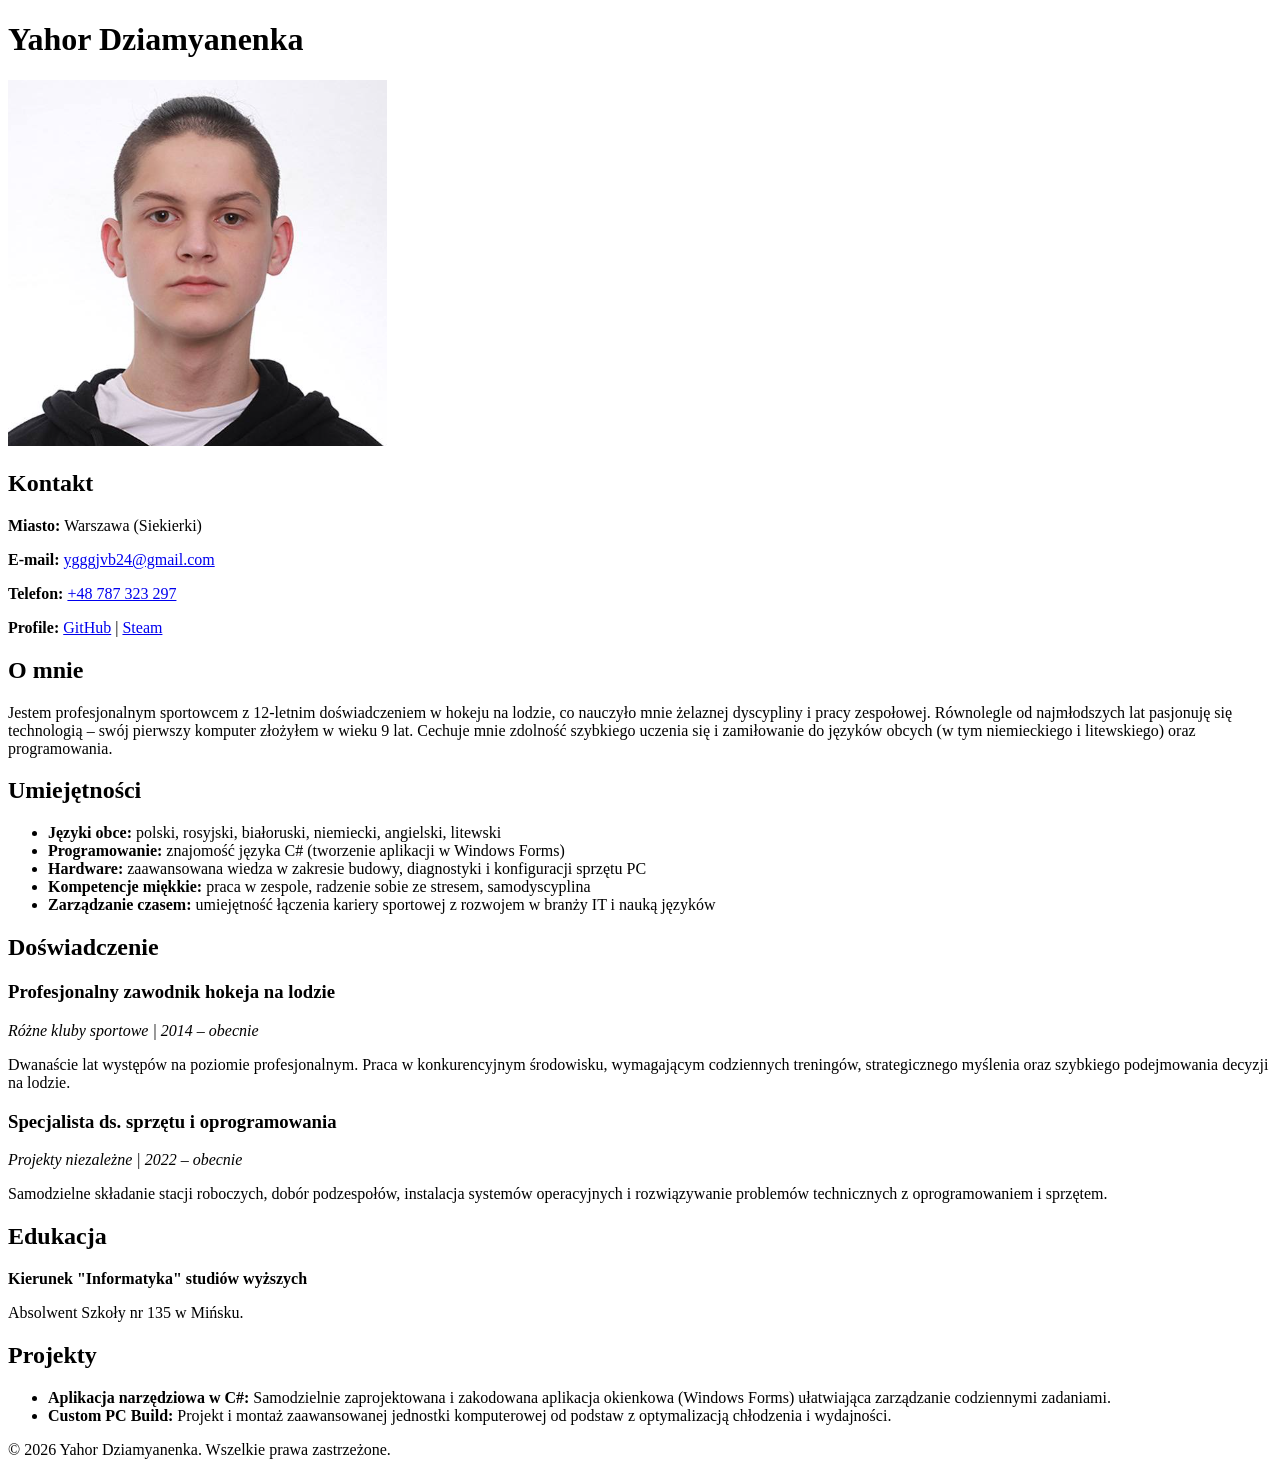
<file: zad1_cv/index.html>
<!DOCTYPE html>
<html lang="pl">
<head>
    <meta charset="UTF-8">
    <meta name="viewport" content="width=device-width, initial-scale=1.0">
    <title>CV - Yahor Dziamyanenka</title>
</head>
<body>

    <header>
        <h1>Yahor Dziamyanenka</h1>
        <img src="FOTOCV.png" alt="Zdjęcie profilowe - Yahor Dziamyanenka">
    </header>

    <main>
        <section id="kontakt">
            <h2>Kontakt</h2>
            <p><strong>Miasto:</strong> Warszawa (Siekierki)</p>
            <p><strong>E-mail:</strong> <a href="mailto:ygggjvb24@gmail.com">ygggjvb24@gmail.com</a></p>
            <p><strong>Telefon:</strong> <a href="tel:+48787323297">+48 787 323 297</a></p>
            <p>
                <strong>Profile:</strong>
                <a href="https://github.com/YahorDziamyanenka77143" target="_blank" rel="noopener noreferrer">GitHub</a> | 
                <a href="https://steamcommunity.com/id/GGZEN/" target="_blank" rel="noopener noreferrer">Steam</a>
            </p>
        </section>

        <section id="o-mnie">
            <h2>O mnie</h2>
            <p>Jestem profesjonalnym sportowcem z 12-letnim doświadczeniem w hokeju na lodzie, co nauczyło mnie żelaznej dyscypliny i pracy zespołowej. Równolegle od najmłodszych lat pasjonuję się technologią – swój pierwszy komputer złożyłem w wieku 9 lat. Cechuje mnie zdolność szybkiego uczenia się i zamiłowanie do języków obcych (w tym niemieckiego i litewskiego) oraz programowania.</p>
        </section>

        <section id="umiejetnosci">
            <h2>Umiejętności</h2>
            <ul>
                <li><strong>Języki obce:</strong> polski, rosyjski, białoruski, niemiecki, angielski, litewski</li>
                <li><strong>Programowanie:</strong> znajomość języka C# (tworzenie aplikacji w Windows Forms)</li>
                <li><strong>Hardware:</strong> zaawansowana wiedza w zakresie budowy, diagnostyki i konfiguracji sprzętu PC</li>
                <li><strong>Kompetencje miękkie:</strong> praca w zespole, radzenie sobie ze stresem, samodyscyplina</li>
                <li><strong>Zarządzanie czasem:</strong> umiejętność łączenia kariery sportowej z rozwojem w branży IT i nauką języków</li>
            </ul>
        </section>

        <section id="doswiadczenie">
            <h2>Doświadczenie</h2>
            
            <article>
                <h3>Profesjonalny zawodnik hokeja na lodzie</h3>
                <p><em>Różne kluby sportowe | 2014 – obecnie</em></p>
                <p>Dwanaście lat występów na poziomie profesjonalnym. Praca w konkurencyjnym środowisku, wymagającym codziennych treningów, strategicznego myślenia oraz szybkiego podejmowania decyzji na lodzie.</p>
            </article>

            <article>
                <h3>Specjalista ds. sprzętu i oprogramowania </h3>
                <p><em>Projekty niezależne | 2022 – obecnie</em></p>
                <p>Samodzielne składanie stacji roboczych, dobór podzespołów, instalacja systemów operacyjnych i rozwiązywanie problemów technicznych z oprogramowaniem i sprzętem.</p>
            </article>
        </section>

        <section id="edukacja">
            <h2>Edukacja</h2>
            <p><strong>Kierunek "Informatyka" studiów wyższych</strong></p>
            <p>Absolwent Szkoły nr 135 w Mińsku.</p>
        </section>

        <section id="projekty">
            <h2>Projekty</h2>
            <ul>
                <li><strong>Aplikacja narzędziowa w C#:</strong> Samodzielnie zaprojektowana i zakodowana aplikacja okienkowa (Windows Forms) ułatwiająca zarządzanie codziennymi zadaniami.</li>
                <li><strong>Custom PC Build:</strong> Projekt i montaż zaawansowanej jednostki komputerowej od podstaw z optymalizacją chłodzenia i wydajności.</li>
            </ul>
        </section>
    </main>

    <footer>
        <p>&copy; 2026 Yahor Dziamyanenka. Wszelkie prawa zastrzeżone.</p>
    </footer>

</body>
</html>
</file>
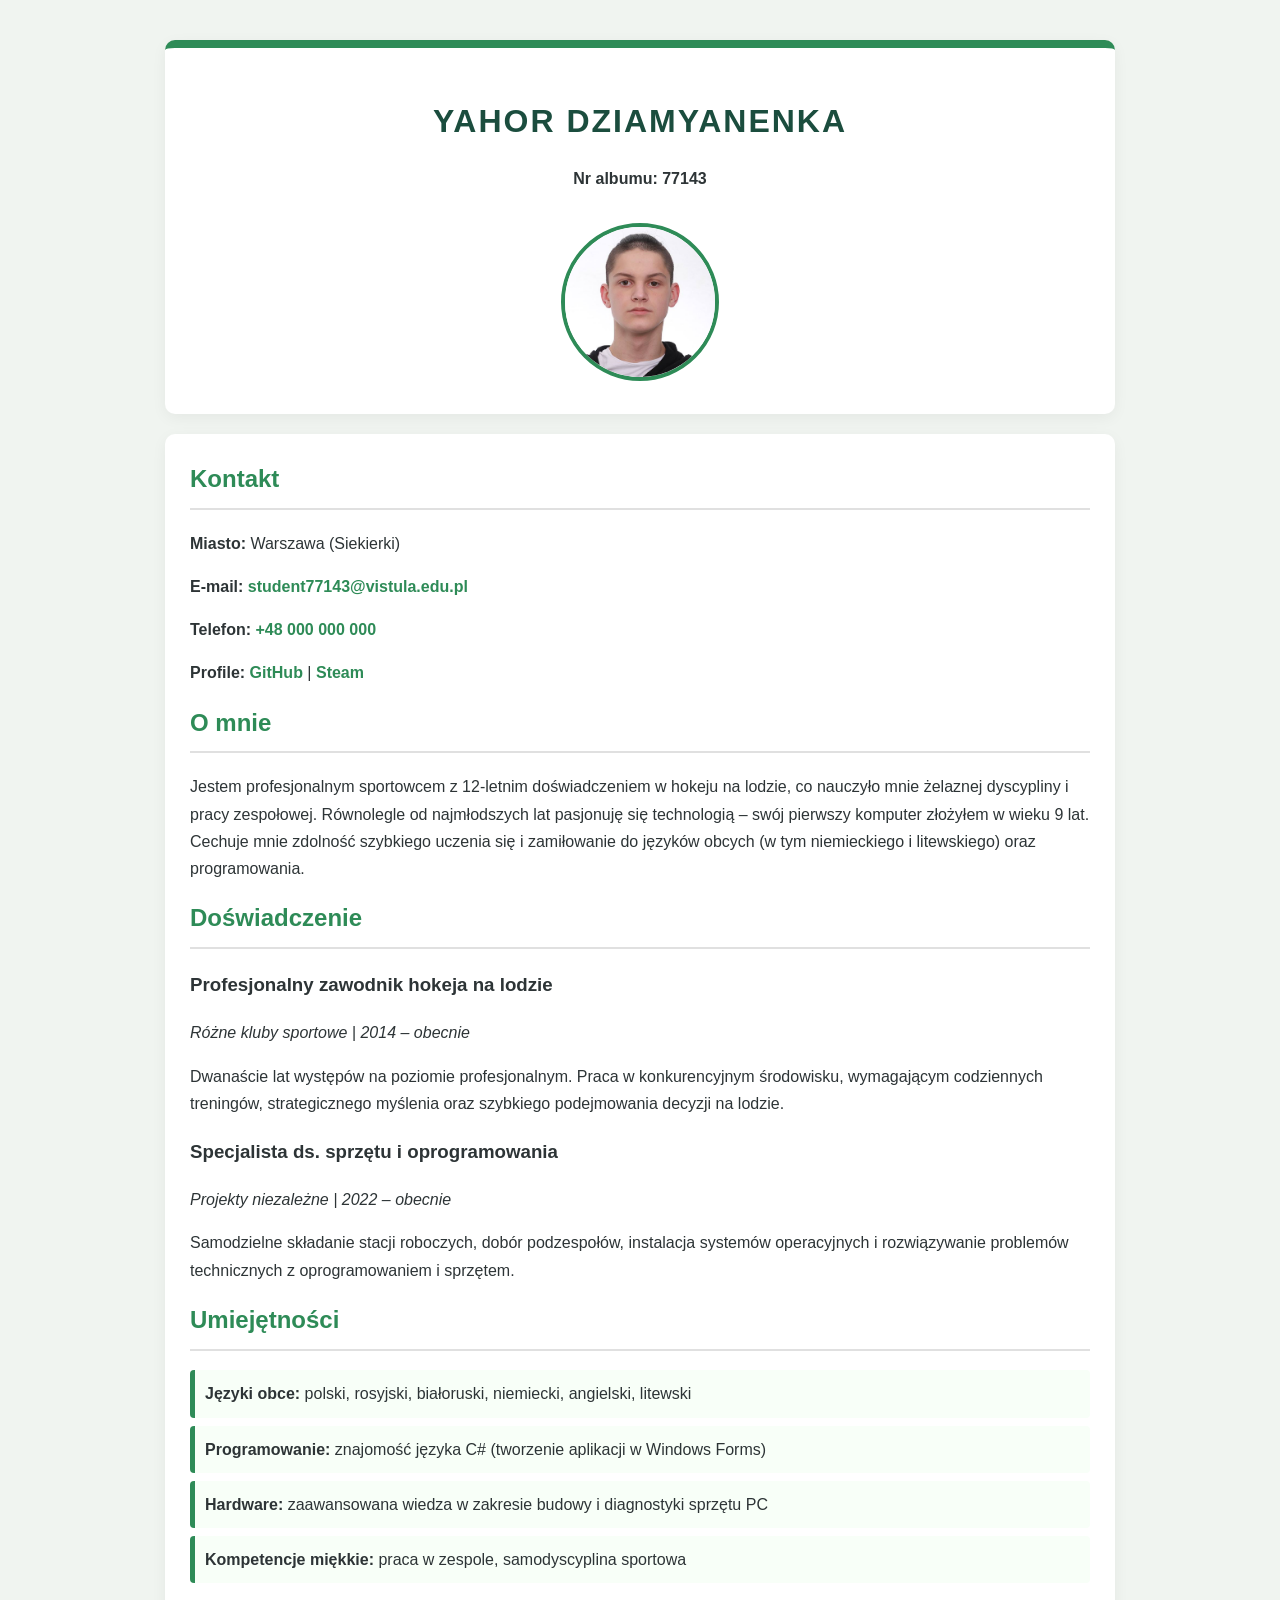
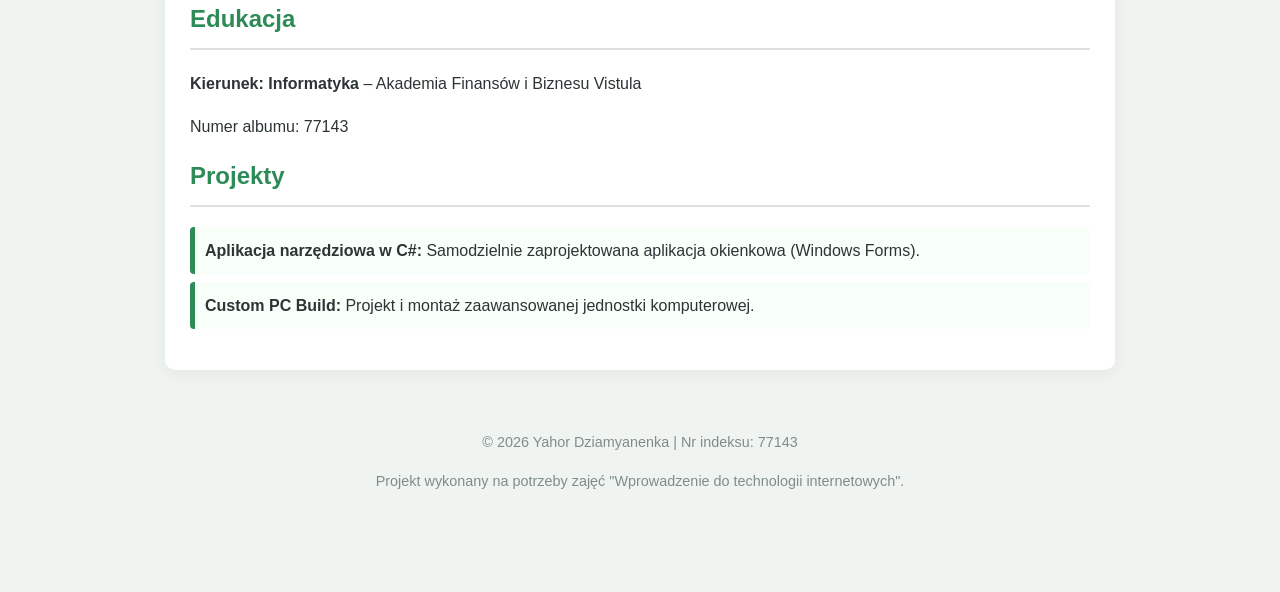
<file: zad2_css/index.html>
<!DOCTYPE html>
<html lang="pl">
<head>
    <meta charset="UTF-8">
    <meta name="viewport" content="width=device-width, initial-scale=1.0">
    <title>CV (77143) - Yahor Dziamyanenka</title>
    <link rel="stylesheet" href="styles.css">
</head>
<body>

    <header>
        <h1>Yahor Dziamyanenka</h1>
        <p><strong>Nr albumu: 77143</strong></p>
        <img src="FOTOCV.png" alt="Zdjęcie profilowe - Yahor Dziamyanenka">
    </header>

    <main>
        <section id="kontakt">
            <h2>Kontakt</h2>
            <p><strong>Miasto:</strong> Warszawa (Siekierki)</p>
            <p><strong>E-mail:</strong> <a href="mailto:student77143@vistula.edu.pl">student77143@vistula.edu.pl</a></p>
            <p><strong>Telefon:</strong> <a href="tel:+48000000000">+48 000 000 000</a></p>
            <p>
                <strong>Profile:</strong>
                <a href="https://github.com/YahorDziamyanenka77143" target="_blank" rel="noopener noreferrer">GitHub</a> | 
                <a href="https://steamcommunity.com/id/GGZEN/" target="_blank" rel="noopener noreferrer">Steam</a>
            </p>
        </section>

        <section id="o-mnie">
            <h2>O mnie</h2>
            <p>Jestem profesjonalnym sportowcem z 12-letnim doświadczeniem w hokeju na lodzie, co nauczyło mnie żelaznej dyscypliny i pracy zespołowej. Równolegle od najmłodszych lat pasjonuję się technologią – swój pierwszy komputer złożyłem w wieku 9 lat. Cechuje mnie zdolność szybkiego uczenia się i zamiłowanie do języków obcych (w tym niemieckiego i litewskiego) oraz programowania.</p>
        </section>

        <section id="doswiadczenie">
            <h2>Doświadczenie</h2>
            <article>
                <h3>Profesjonalny zawodnik hokeja na lodzie</h3>
                <p><em>Różne kluby sportowe | 2014 – obecnie</em></p>
                <p>Dwanaście lat występów na poziomie profesjonalnym. Praca w konkurencyjnym środowisku, wymagającym codziennych treningów, strategicznego myślenia oraz szybkiego podejmowania decyzji na lodzie.</p>
            </article>

            <article>
                <h3>Specjalista ds. sprzętu i oprogramowania</h3>
                <p><em>Projekty niezależne | 2022 – obecnie</em></p>
                <p>Samodzielne składanie stacji roboczych, dobór podzespołów, instalacja systemów operacyjnych i rozwiązywanie problemów technicznych z oprogramowaniem i sprzętem.</p>
            </article>
        </section>

        <section id="umiejetnosci">
            <h2>Umiejętności</h2>
            <ul>
                <li><strong>Języki obce:</strong> polski, rosyjski, białoruski, niemiecki, angielski, litewski</li>
                <li><strong>Programowanie:</strong> znajomość języka C# (tworzenie aplikacji w Windows Forms)</li>
                <li><strong>Hardware:</strong> zaawansowana wiedza w zakresie budowy i diagnostyki sprzętu PC</li>
                <li><strong>Kompetencje miękkie:</strong> praca w zespole, samodyscyplina sportowa</li>
            </ul>
        </section>

        <section id="edukacja">
            <h2>Edukacja</h2>
            <p><strong>Kierunek: Informatyka</strong> – Akademia Finansów i Biznesu Vistula</p>
            <p>Numer albumu: 77143</p>
        </section>

        <section id="projekty">
            <h2>Projekty</h2>
            <ul>
                <li><strong>Aplikacja narzędziowa w C#:</strong> Samodzielnie zaprojektowana aplikacja okienkowa (Windows Forms).</li>
                <li><strong>Custom PC Build:</strong> Projekt i montaż zaawansowanej jednostki komputerowej.</li>
            </ul>
        </section>
    </main>

    <footer>
        <p>&copy; 2026 Yahor Dziamyanenka | Nr indeksu: 77143</p>
        <p>Projekt wykonany na potrzeby zajęć "Wprowadzenie do technologii internetowych".</p>
    </footer>

</body>
</html>
</file>
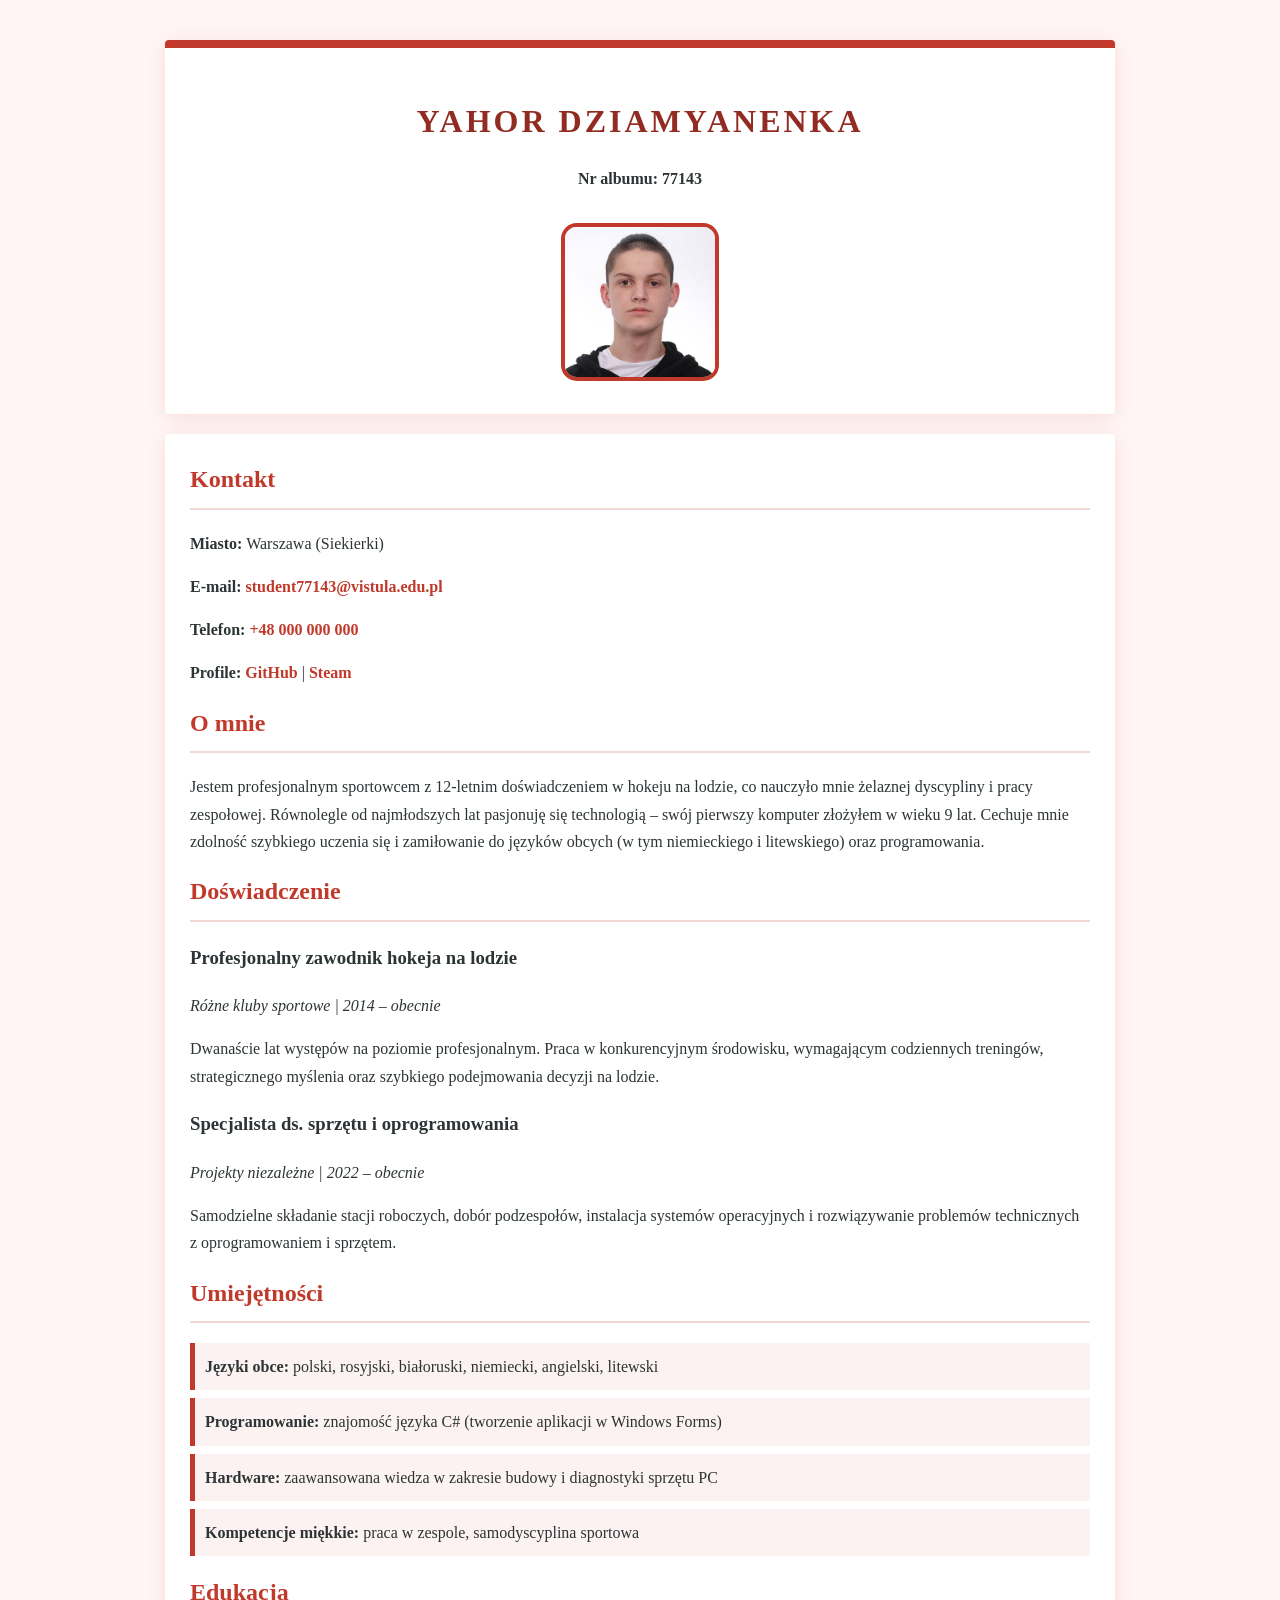
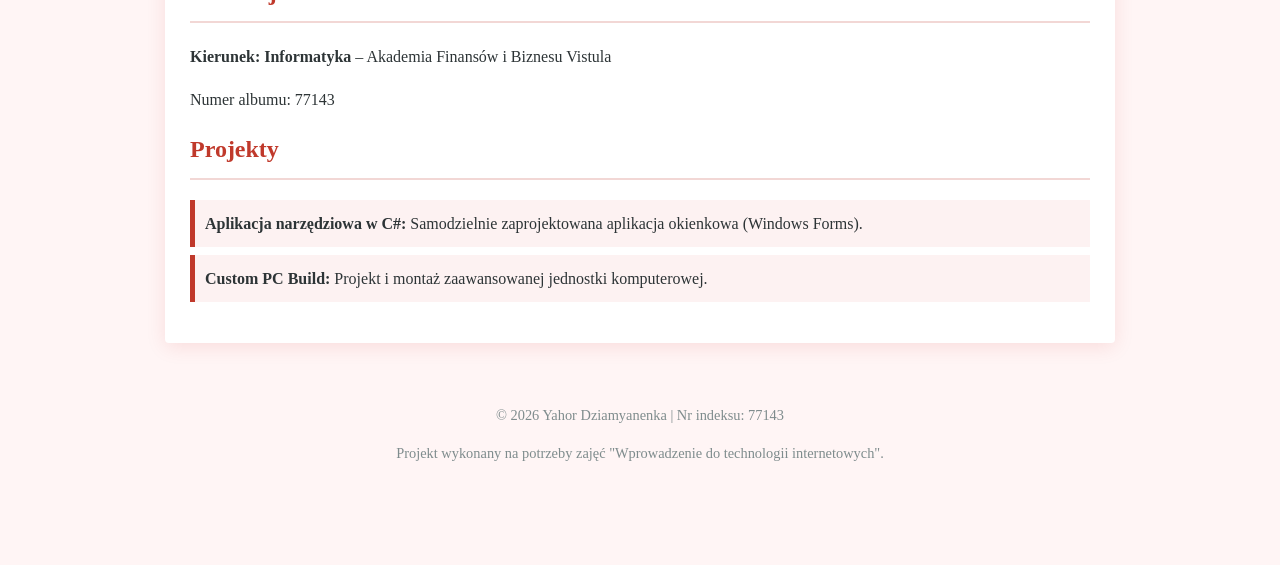
<file: zad3_motyw/index.html>
<!DOCTYPE html>
<html lang="pl">
<head>
    <meta charset="UTF-8">
    <meta name="viewport" content="width=device-width, initial-scale=1.0">
    <title>CV (77143) - Yahor Dziamyanenka</title>
    <link rel="stylesheet" href="red.css">
</head>
<body>

    <header>
        <h1>Yahor Dziamyanenka</h1>
        <p><strong>Nr albumu: 77143</strong></p>
        <img src="FOTOCV.png" alt="Zdjęcie profilowe - Yahor Dziamyanenka">
    </header>

    <main>
        <section id="kontakt">
            <h2>Kontakt</h2>
            <p><strong>Miasto:</strong> Warszawa (Siekierki)</p>
            <p><strong>E-mail:</strong> <a href="mailto:student77143@vistula.edu.pl">student77143@vistula.edu.pl</a></p>
            <p><strong>Telefon:</strong> <a href="tel:+48000000000">+48 000 000 000</a></p>
            <p>
                <strong>Profile:</strong>
                <a href="https://github.com/YahorDziamyanenka77143" target="_blank" rel="noopener noreferrer">GitHub</a> | 
                <a href="https://steamcommunity.com/id/GGZEN/" target="_blank" rel="noopener noreferrer">Steam</a>
            </p>
        </section>

        <section id="o-mnie">
            <h2>O mnie</h2>
            <p>Jestem profesjonalnym sportowcem z 12-letnim doświadczeniem w hokeju na lodzie, co nauczyło mnie żelaznej dyscypliny i pracy zespołowej. Równolegle od najmłodszych lat pasjonuję się technologią – swój pierwszy komputer złożyłem w wieku 9 lat. Cechuje mnie zdolność szybkiego uczenia się i zamiłowanie do języków obcych (w tym niemieckiego i litewskiego) oraz programowania.</p>
        </section>

        <section id="doswiadczenie">
            <h2>Doświadczenie</h2>
            <article>
                <h3>Profesjonalny zawodnik hokeja na lodzie</h3>
                <p><em>Różne kluby sportowe | 2014 – obecnie</em></p>
                <p>Dwanaście lat występów na poziomie profesjonalnym. Praca w konkurencyjnym środowisku, wymagającym codziennych treningów, strategicznego myślenia oraz szybkiego podejmowania decyzji na lodzie.</p>
            </article>

            <article>
                <h3>Specjalista ds. sprzętu i oprogramowania</h3>
                <p><em>Projekty niezależne | 2022 – obecnie</em></p>
                <p>Samodzielne składanie stacji roboczych, dobór podzespołów, instalacja systemów operacyjnych i rozwiązywanie problemów technicznych z oprogramowaniem i sprzętem.</p>
            </article>
        </section>

        <section id="umiejetnosci">
            <h2>Umiejętności</h2>
            <ul>
                <li><strong>Języki obce:</strong> polski, rosyjski, białoruski, niemiecki, angielski, litewski</li>
                <li><strong>Programowanie:</strong> znajomość języka C# (tworzenie aplikacji w Windows Forms)</li>
                <li><strong>Hardware:</strong> zaawansowana wiedza w zakresie budowy i diagnostyki sprzętu PC</li>
                <li><strong>Kompetencje miękkie:</strong> praca w zespole, samodyscyplina sportowa</li>
            </ul>
        </section>

        <section id="edukacja">
            <h2>Edukacja</h2>
            <p><strong>Kierunek: Informatyka</strong> – Akademia Finansów i Biznesu Vistula</p>
            <p>Numer albumu: 77143</p>
        </section>

        <section id="projekty">
            <h2>Projekty</h2>
            <ul>
                <li><strong>Aplikacja narzędziowa w C#:</strong> Samodzielnie zaprojektowana aplikacja okienkowa (Windows Forms).</li>
                <li><strong>Custom PC Build:</strong> Projekt i montaż zaawansowanej jednostki komputerowej.</li>
            </ul>
        </section>
    </main>

    <footer>
        <p>&copy; 2026 Yahor Dziamyanenka | Nr indeksu: 77143</p>
        <p>Projekt wykonany na potrzeby zajęć "Wprowadzenie do technologii internetowych".</p>
    </footer>

</body>
</html>
</file>
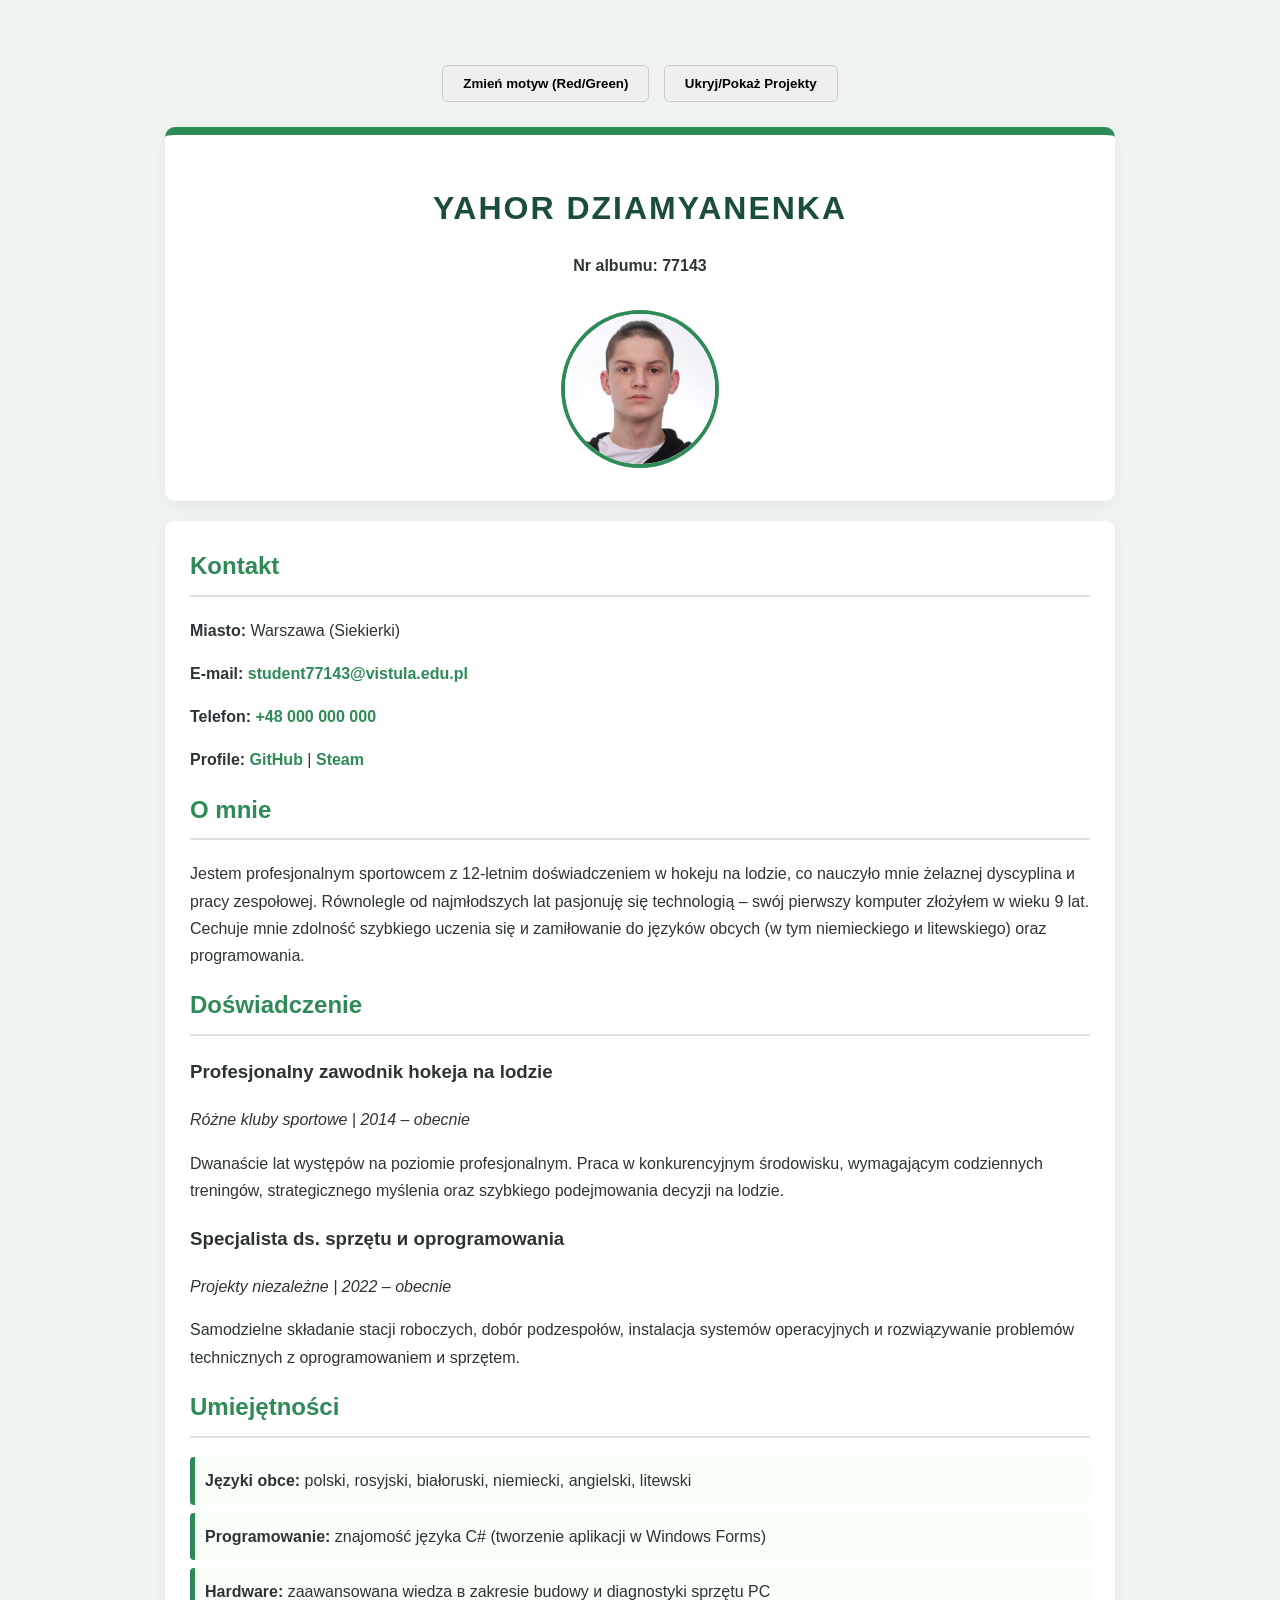
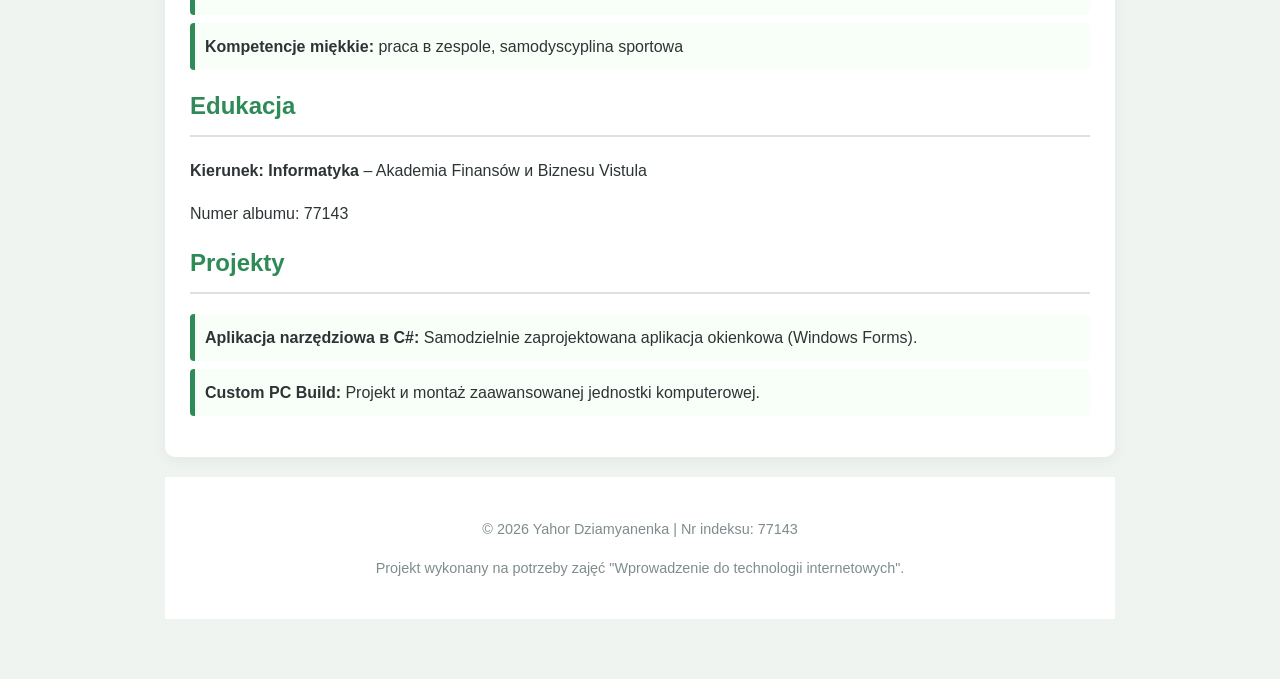
<file: zad4_js/index.html>
<!DOCTYPE html>
<html lang="pl">
<head>
    <meta charset="UTF-8">
    <meta name="viewport" content="width=device-width, initial-scale=1.0">
    <title>CV (77143) - Yahor Dziamyanenka</title>
    <link id="theme-link" rel="stylesheet" href="styles.css">
</head>
<body class="green-theme">

    <div class="controls" style="text-align: center; margin-top: 20px;">
        <button id="theme-button">Zmień motyw (Red/Green)</button>
        <button id="toggle-section-button">Ukryj/Pokaż Projekty</button>
    </div>

    <header>
        <h1>Yahor Dziamyanenka</h1>
        <p><strong>Nr albumu: 77143</strong></p>
        <img src="FOTOCV.png" alt="Zdjęcie profilowe - Yahor Dziamyanenka">
    </header>

    <main>
        <section id="kontakt">
            <h2>Kontakt</h2>
            <p><strong>Miasto:</strong> Warszawa (Siekierki)</p>
            <p><strong>E-mail:</strong> <a href="mailto:student77143@vistula.edu.pl">student77143@vistula.edu.pl</a></p>
            <p><strong>Telefon:</strong> <a href="tel:+48000000000">+48 000 000 000</a></p>
            <p>
                <strong>Profile:</strong>
                <a href="https://github.com/YahorDziamyanenka77143" target="_blank" rel="noopener noreferrer">GitHub</a> | 
                <a href="https://steamcommunity.com/id/GGZEN/" target="_blank" rel="noopener noreferrer">Steam</a>
            </p>
        </section>

        <section id="o-mnie">
            <h2>O mnie</h2>
            <p>Jestem profesjonalnym sportowcem z 12-letnim doświadczeniem w hokeju na lodzie, co nauczyło mnie żelaznej dyscyplina и pracy zespołowej. Równolegle od najmłodszych lat pasjonuję się technologią – swój pierwszy komputer złożyłem w wieku 9 lat. Cechuje mnie zdolność szybkiego uczenia się и zamiłowanie do języków obcych (w tym niemieckiego и litewskiego) oraz programowania.</p>
        </section>

        <section id="doswiadczenie">
            <h2>Doświadczenie</h2>
            <article>
                <h3>Profesjonalny zawodnik hokeja na lodzie</h3>
                <p><em>Różne kluby sportowe | 2014 – obecnie</em></p>
                <p>Dwanaście lat występów na poziomie profesjonalnym. Praca w konkurencyjnym środowisku, wymagającym codziennych treningów, strategicznego myślenia oraz szybkiego podejmowania decyzji na lodzie.</p>
            </article>

            <article>
                <h3>Specjalista ds. sprzętu и oprogramowania</h3>
                <p><em>Projekty niezależne | 2022 – obecnie</em></p>
                <p>Samodzielne składanie stacji roboczych, dobór podzespołów, instalacja systemów operacyjnych и rozwiązywanie problemów technicznych z oprogramowaniem и sprzętem.</p>
            </article>
        </section>

        <section id="umiejetnosci">
            <h2>Umiejętności</h2>
            <ul>
                <li><strong>Języki obce:</strong> polski, rosyjski, białoruski, niemiecki, angielski, litewski</li>
                <li><strong>Programowanie:</strong> znajomość języka C# (tworzenie aplikacji w Windows Forms)</li>
                <li><strong>Hardware:</strong> zaawansowana wiedza в zakresie budowy и diagnostyki sprzętu PC</li>
                <li><strong>Kompetencje miękkie:</strong> praca в zespole, samodyscyplina sportowa</li>
            </ul>
        </section>

        <section id="edukacja">
            <h2>Edukacja</h2>
            <p><strong>Kierunek: Informatyka</strong> – Akademia Finansów и Biznesu Vistula</p>
            <p>Numer albumu: 77143</p>
        </section>

        <section id="projekty">
            <h2>Projekty</h2>
            <ul>
                <li><strong>Aplikacja narzędziowa в C#:</strong> Samodzielnie zaprojektowana aplikacja okienkowa (Windows Forms).</li>
                <li><strong>Custom PC Build:</strong> Projekt и montaż zaawansowanej jednostki komputerowej.</li>
            </ul>
        </section>
    </main>

    <footer>
        <p>&copy; 2026 Yahor Dziamyanenka | Nr indeksu: 77143</p>
        <p>Projekt wykonany na potrzeby zajęć "Wprowadzenie do technologii internetowych".</p>
    </footer>

    <script src="script.js"></script>
</body>
</html>
</file>
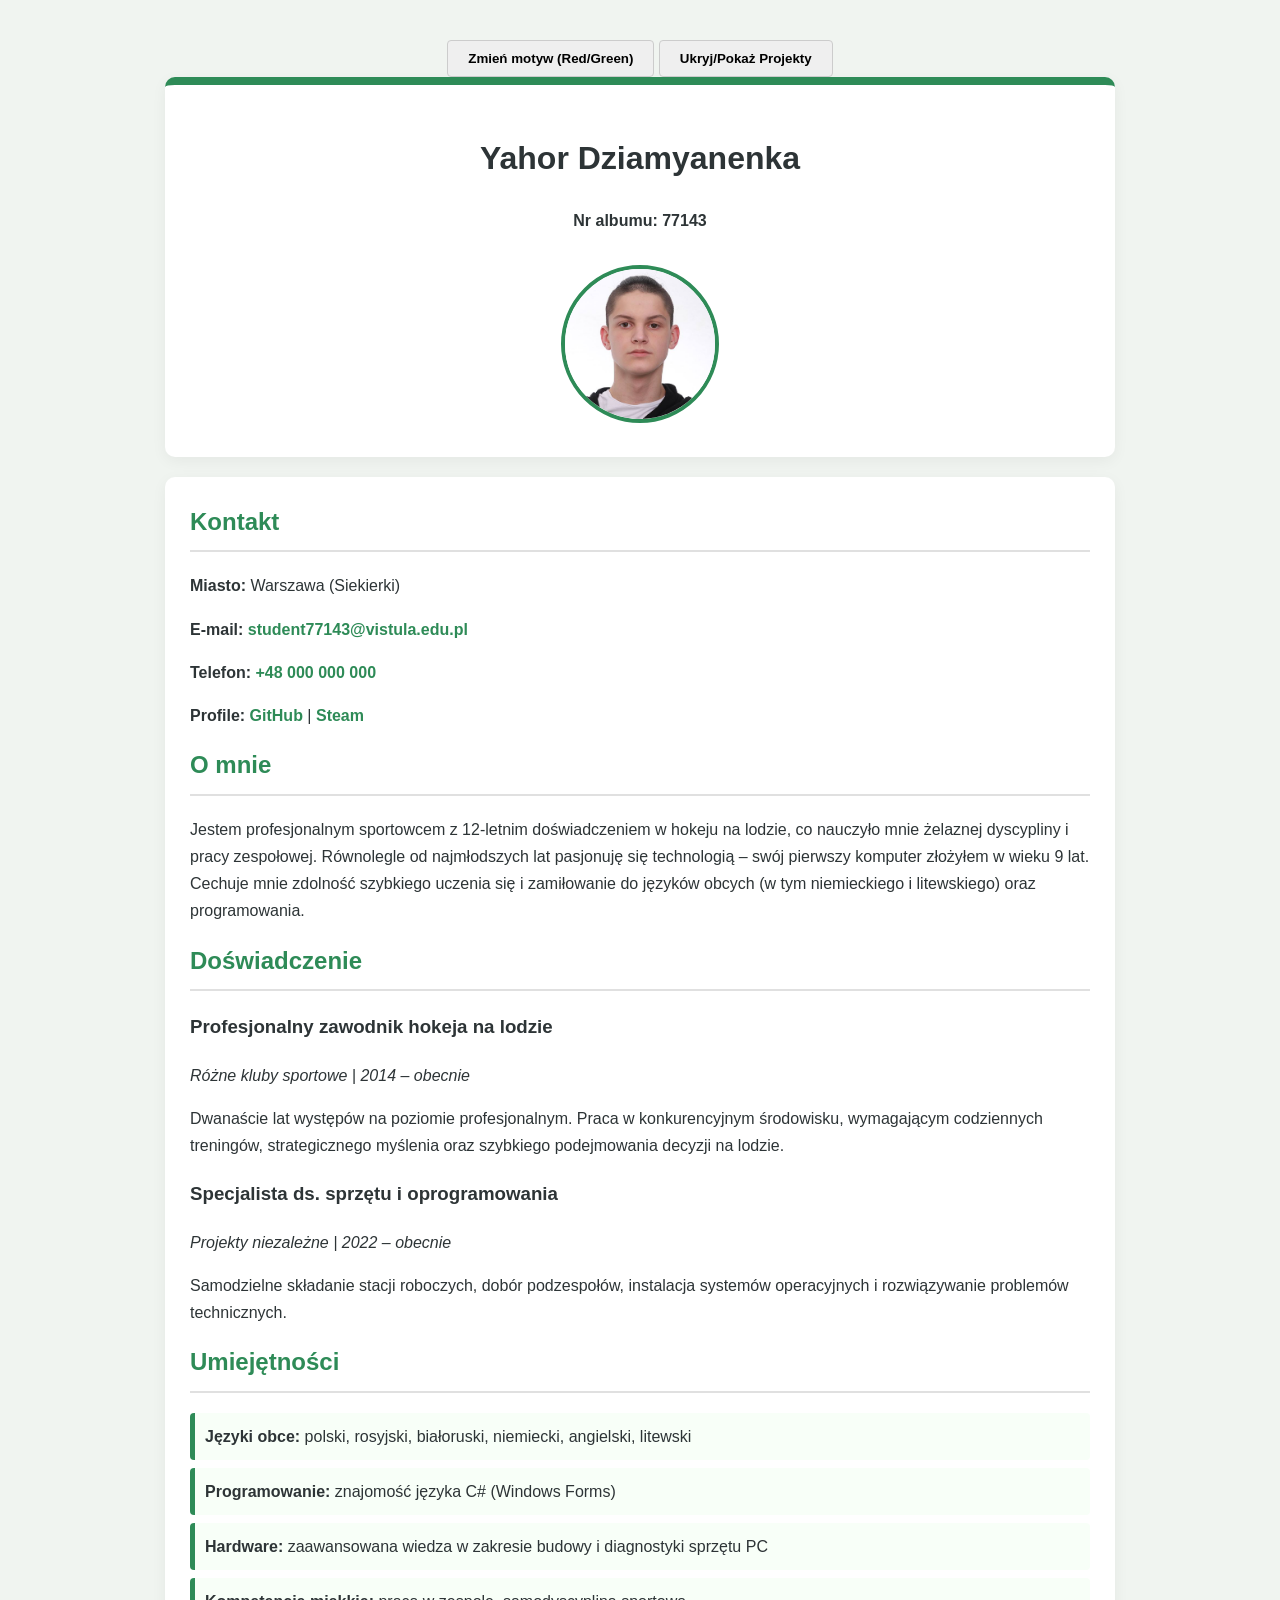
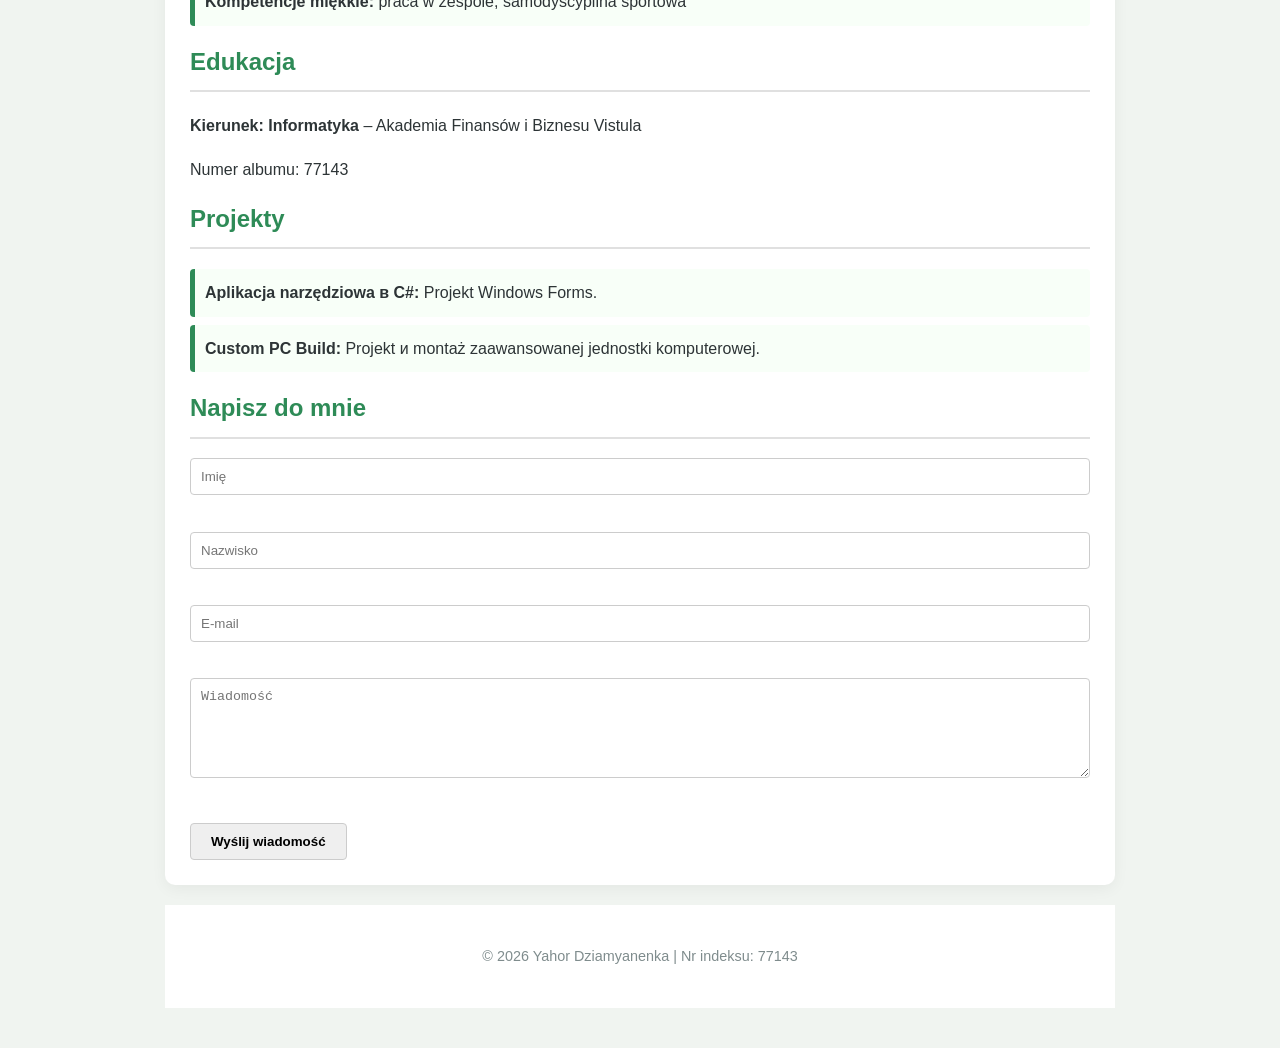
<file: zad5_walidacja/index.html>
<!DOCTYPE html>
<html lang="pl">
<head>
    <meta charset="UTF-8">
    <meta name="viewport" content="width=device-width, initial-scale=1.0">
    <title>CV (77143) - Yahor Dziamyanenka </title>
    <link rel="stylesheet" href="styles.css">
</head>
<body class="green-theme">

    <div class="controls" style="text-align: center; margin-top: 20px;">
        <button id="theme-button">Zmień motyw (Red/Green)</button>
        <button id="toggle-section-button">Ukryj/Pokaż Projekty</button>
    </div>

    <header>
        <h1>Yahor Dziamyanenka</h1>
        <p><strong>Nr albumu: 77143</strong></p>
        <img src="FOTOCV.png" alt="Zdjęcie profilowe - Yahor Dziamyanenka">
    </header>

    <main>
        <section id="kontakt">
            <h2>Kontakt</h2>
            <p><strong>Miasto:</strong> Warszawa (Siekierki)</p>
            <p><strong>E-mail:</strong> <a href="mailto:student77143@vistula.edu.pl">student77143@vistula.edu.pl</a></p>
            <p><strong>Telefon:</strong> <a href="tel:+48000000000">+48 000 000 000</a></p>
            <p>
                <strong>Profile:</strong>
                <a href="https://github.com/YahorDziamyanenka77143" target="_blank" rel="noopener noreferrer">GitHub</a> | 
                <a href="https://steamcommunity.com/id/GGZEN/" target="_blank" rel="noopener noreferrer">Steam</a>
            </p>
        </section>

        <section id="o-mnie">
            <h2>O mnie</h2>
            <p>Jestem profesjonalnym sportowcem z 12-letnim doświadczeniem w hokeju na lodzie, co nauczyło mnie żelaznej dyscypliny i pracy zespołowej. Równolegle od najmłodszych lat pasjonuję się technologią – swój pierwszy komputer złożyłem w wieku 9 lat. Cechuje mnie zdolność szybkiego uczenia się i zamiłowanie do języków obcych (w tym niemieckiego i litewskiego) oraz programowania.</p>
        </section>

        <section id="doswiadczenie">
            <h2>Doświadczenie</h2>
            <article>
                <h3>Profesjonalny zawodnik hokeja na lodzie</h3>
                <p><em>Różne kluby sportowe | 2014 – obecnie</em></p>
                <p>Dwanaście lat występów na poziomie profesjonalnym. Praca w konkurencyjnym środowisku, wymagającym codziennych treningów, strategicznego myślenia oraz szybkiego podejmowania decyzji na lodzie.</p>
            </article>
            <article>
                <h3>Specjalista ds. sprzętu i oprogramowania</h3>
                <p><em>Projekty niezależne | 2022 – obecnie</em></p>
                <p>Samodzielne składanie stacji roboczych, dobór podzespołów, instalacja systemów operacyjnych i rozwiązywanie problemów technicznych.</p>
            </article>
        </section>

        <section id="umiejetnosci">
            <h2>Umiejętności</h2>
            <ul>
                <li><strong>Języki obce:</strong> polski, rosyjski, białoruski, niemiecki, angielski, litewski</li>
                <li><strong>Programowanie:</strong> znajomość języka C# (Windows Forms)</li>
                <li><strong>Hardware:</strong> zaawansowana wiedza w zakresie budowy i diagnostyki sprzętu PC</li>
                <li><strong>Kompetencje miękkie:</strong> praca w zespole, samodyscyplina sportowa</li>
            </ul>
        </section>

        <section id="edukacja">
            <h2>Edukacja</h2>
            <p><strong>Kierunek: Informatyka</strong> – Akademia Finansów i Biznesu Vistula</p>
            <p>Numer albumu: 77143</p>
        </section>

        <section id="projekty">
            <h2>Projekty</h2>
            <ul>
                <li><strong>Aplikacja narzędziowa в C#:</strong> Projekt Windows Forms.</li>
                <li><strong>Custom PC Build:</strong> Projekt и montaż zaawansowanej jednostki komputerowej.</li>
            </ul>
        </section>

        <section id="kontakt-form">
            <h2>Napisz do mnie</h2>
            <form id="contactForm" novalidate>
                <div class="input-group">
                    <input type="text" id="firstName" placeholder="Imię" required>
                    <span id="firstNameError" class="error-msg"></span>
                </div>
                <div class="input-group">
                    <input type="text" id="lastName" placeholder="Nazwisko" required>
                    <span id="lastNameError" class="error-msg"></span>
                </div>
                <div class="input-group">
                    <input type="email" id="email" placeholder="E-mail" required>
                    <span id="emailError" class="error-msg"></span>
                </div>
                <div class="input-group">
                    <textarea id="message" placeholder="Wiadomość" required></textarea>
                    <span id="messageError" class="error-msg"></span>
                </div>
                <button type="submit">Wyślij wiadomość</button>
                <p id="successMsg" style="color: green; display: none; font-weight: bold; margin-top: 10px;">
                    Wiadomość została poprawnie zwalidowana!
                </p>
            </form>
        </section>
    </main>

    <footer>
        <p>&copy; 2026 Yahor Dziamyanenka | Nr indeksu: 77143</p>
    </footer>

    <script src="script.js"></script>
</body>
</html>
</file>
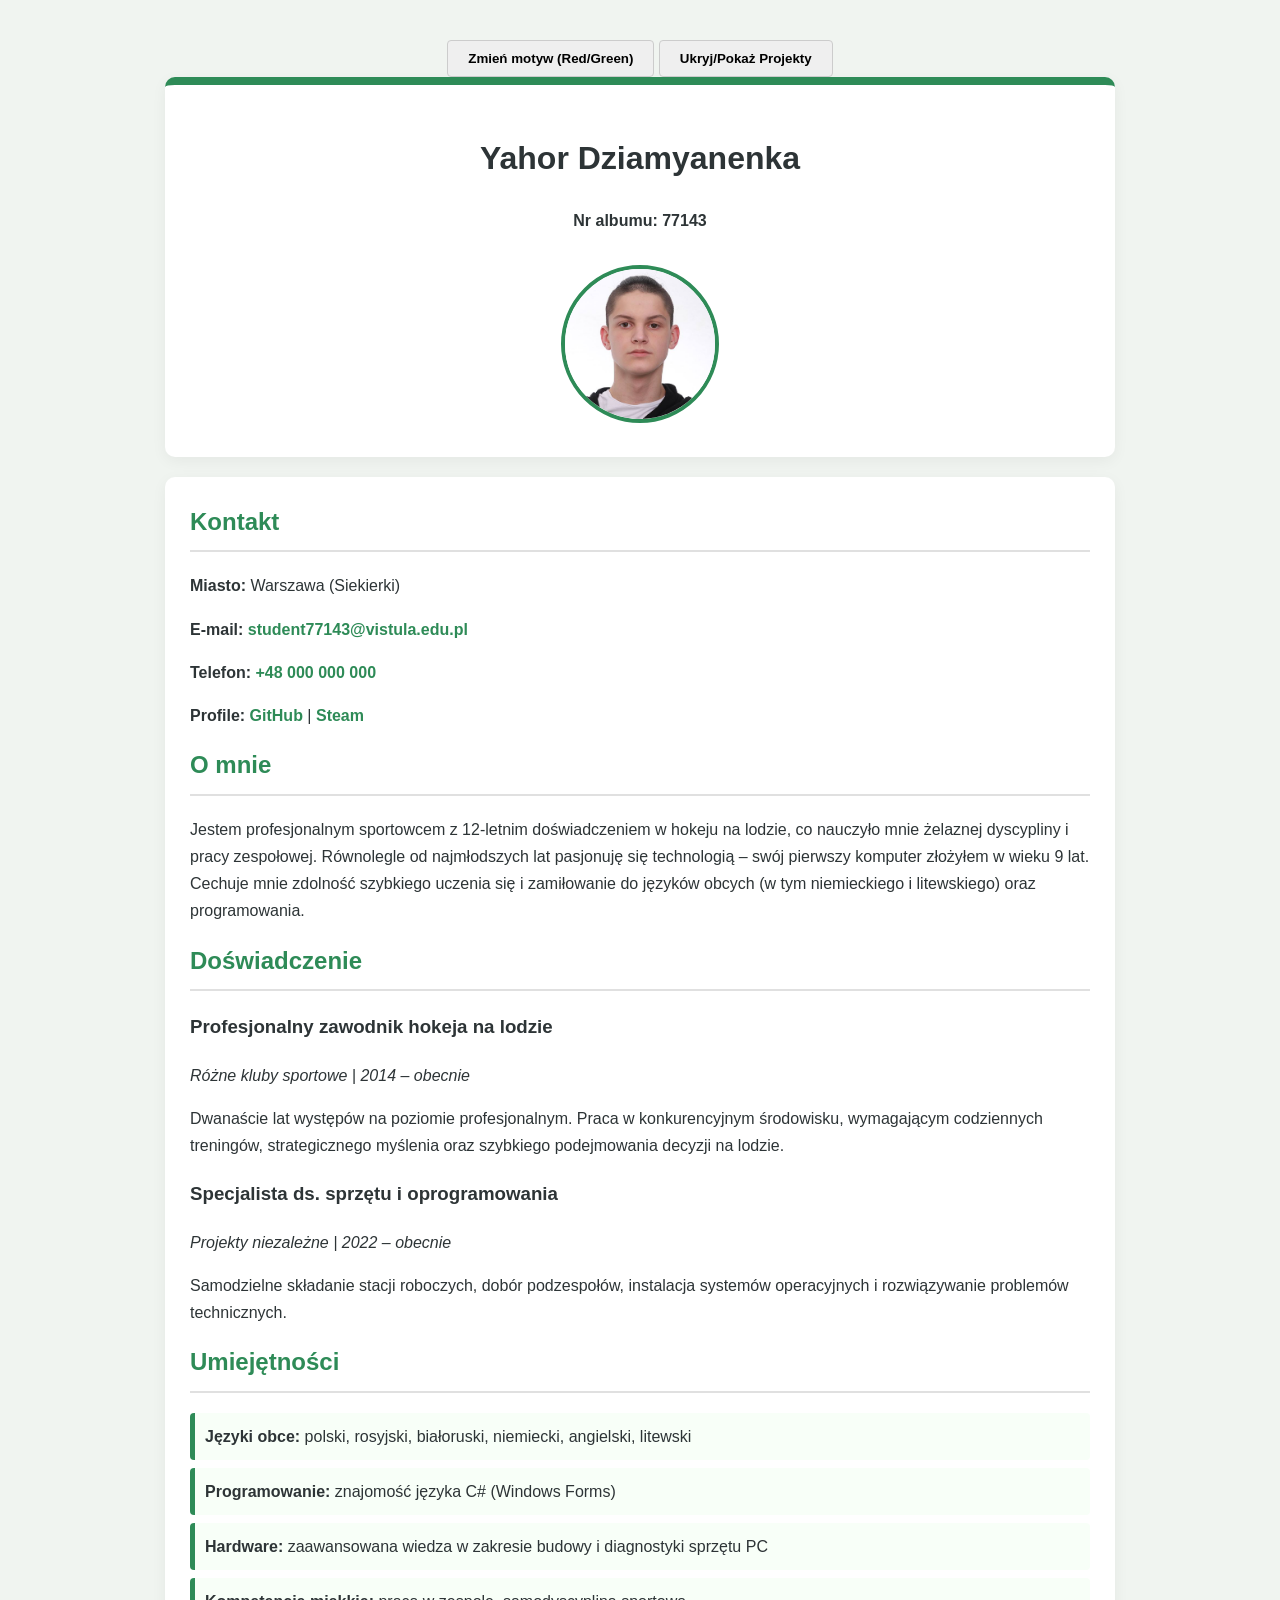
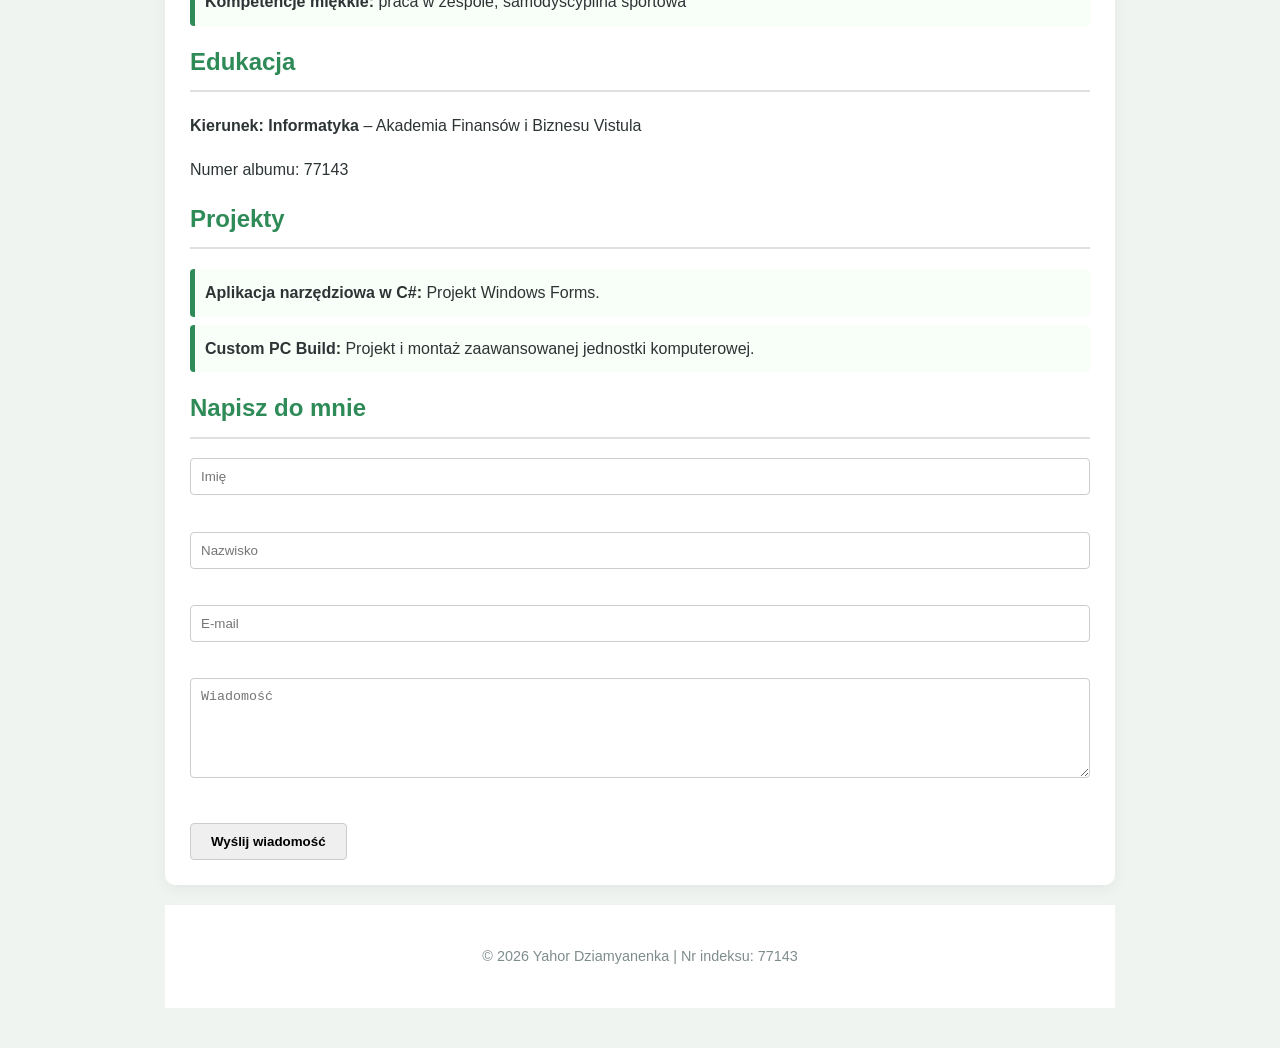
<file: zad6_json/index.html>
<!DOCTYPE html>
<html lang="pl">
<head>
    <meta charset="UTF-8">
    <meta name="viewport" content="width=device-width, initial-scale=1.0">
    <title>CV (77143) - Yahor Dziamyanenka</title>
    <link rel="stylesheet" href="styles.css">
</head>
<body class="green-theme">

    <div class="controls" style="text-align: center; margin-top: 20px;">
        <button id="theme-button">Zmień motyw (Red/Green)</button>
        <button id="toggle-section-button">Ukryj/Pokaż Projekty</button>
    </div>

    <header>
        <h1>Yahor Dziamyanenka</h1>
        <p><strong>Nr albumu: 77143</strong></p>
        <img src="FOTOCV.png" alt="Zdjęcie profilowe - Yahor Dziamyanenka">
    </header>

    <main>
        <section id="kontakt">
            <h2>Kontakt</h2>
            <p><strong>Miasto:</strong> Warszawa (Siekierki)</p>
            <p><strong>E-mail:</strong> <a href="mailto:student77143@vistula.edu.pl">student77143@vistula.edu.pl</a></p>
            <p><strong>Telefon:</strong> <a href="tel:+48000000000">+48 000 000 000</a></p>
            <p>
                <strong>Profile:</strong>
                <a href="https://github.com/YahorDziamyanenka77143" target="_blank" rel="noopener noreferrer">GitHub</a> | 
                <a href="https://steamcommunity.com/id/GGZEN/" target="_blank" rel="noopener noreferrer">Steam</a>
            </p>
        </section>

        <section id="o-mnie">
            <h2>O mnie</h2>
            <p>Jestem profesjonalnym sportowcem z 12-letnim doświadczeniem w hokeju na lodzie, co nauczyło mnie żelaznej dyscypliny i pracy zespołowej. Równolegle od najmłodszych lat pasjonuję się technologią – swój pierwszy komputer złożyłem w wieku 9 lat. Cechuje mnie zdolność szybkiego uczenia się i zamiłowanie do języków obcych (w tym niemieckiego i litewskiego) oraz programowania.</p>
        </section>

        <section id="doswiadczenie">
            <h2>Doświadczenie</h2>
            <article>
                <h3>Profesjonalny zawodnik hokeja na lodzie</h3>
                <p><em>Różne kluby sportowe | 2014 – obecnie</em></p>
                <p>Dwanaście lat występów na poziomie profesjonalnym. Praca w konkurencyjnym środowisku, wymagającym codziennych treningów, strategicznego myślenia oraz szybkiego podejmowania decyzji na lodzie.</p>
            </article>
            <article>
                <h3>Specjalista ds. sprzętu i oprogramowania</h3>
                <p><em>Projekty niezależne | 2022 – obecnie</em></p>
                <p>Samodzielne składanie stacji roboczych, dobór podzespołów, instalacja systemów operacyjnych i rozwiązywanie problemów technicznych.</p>
            </article>
        </section>

        <section id="umiejetnosci">
            <h2>Umiejętności</h2>
            <ul id="skills-list"></ul>
        </section>

        <section id="edukacja">
            <h2>Edukacja</h2>
            <p><strong>Kierunek: Informatyka</strong> – Akademia Finansów i Biznesu Vistula</p>
            <p>Numer albumu: 77143</p>
        </section>

        <section id="projekty">
            <h2>Projekty</h2>
            <ul id="projects-list"></ul>
        </section>

        <section id="kontakt-form">
            <h2>Napisz do mnie</h2>
            <form id="contactForm" novalidate>
                <div class="input-group">
                    <input type="text" id="firstName" placeholder="Imię" required>
                    <span id="firstNameError" class="error-msg"></span>
                </div>
                <div class="input-group">
                    <input type="text" id="lastName" placeholder="Nazwisko" required>
                    <span id="lastNameError" class="error-msg"></span>
                </div>
                <div class="input-group">
                    <input type="email" id="email" placeholder="E-mail" required>
                    <span id="emailError" class="error-msg"></span>
                </div>
                <div class="input-group">
                    <textarea id="message" placeholder="Wiadomość" required></textarea>
                    <span id="messageError" class="error-msg"></span>
                </div>
                <button type="submit">Wyślij wiadomość</button>
                <p id="successMsg" style="color: green; display: none; font-weight: bold; margin-top: 10px;">
                    Wiadomość została poprawnie zwalidowana!
                </p>
            </form>
        </section>
    </main>

    <footer>
        <p>&copy; 2026 Yahor Dziamyanenka | Nr indeksu: 77143</p>
    </footer>

    <script src="script.js"></script>
</body>
</html>
</file>
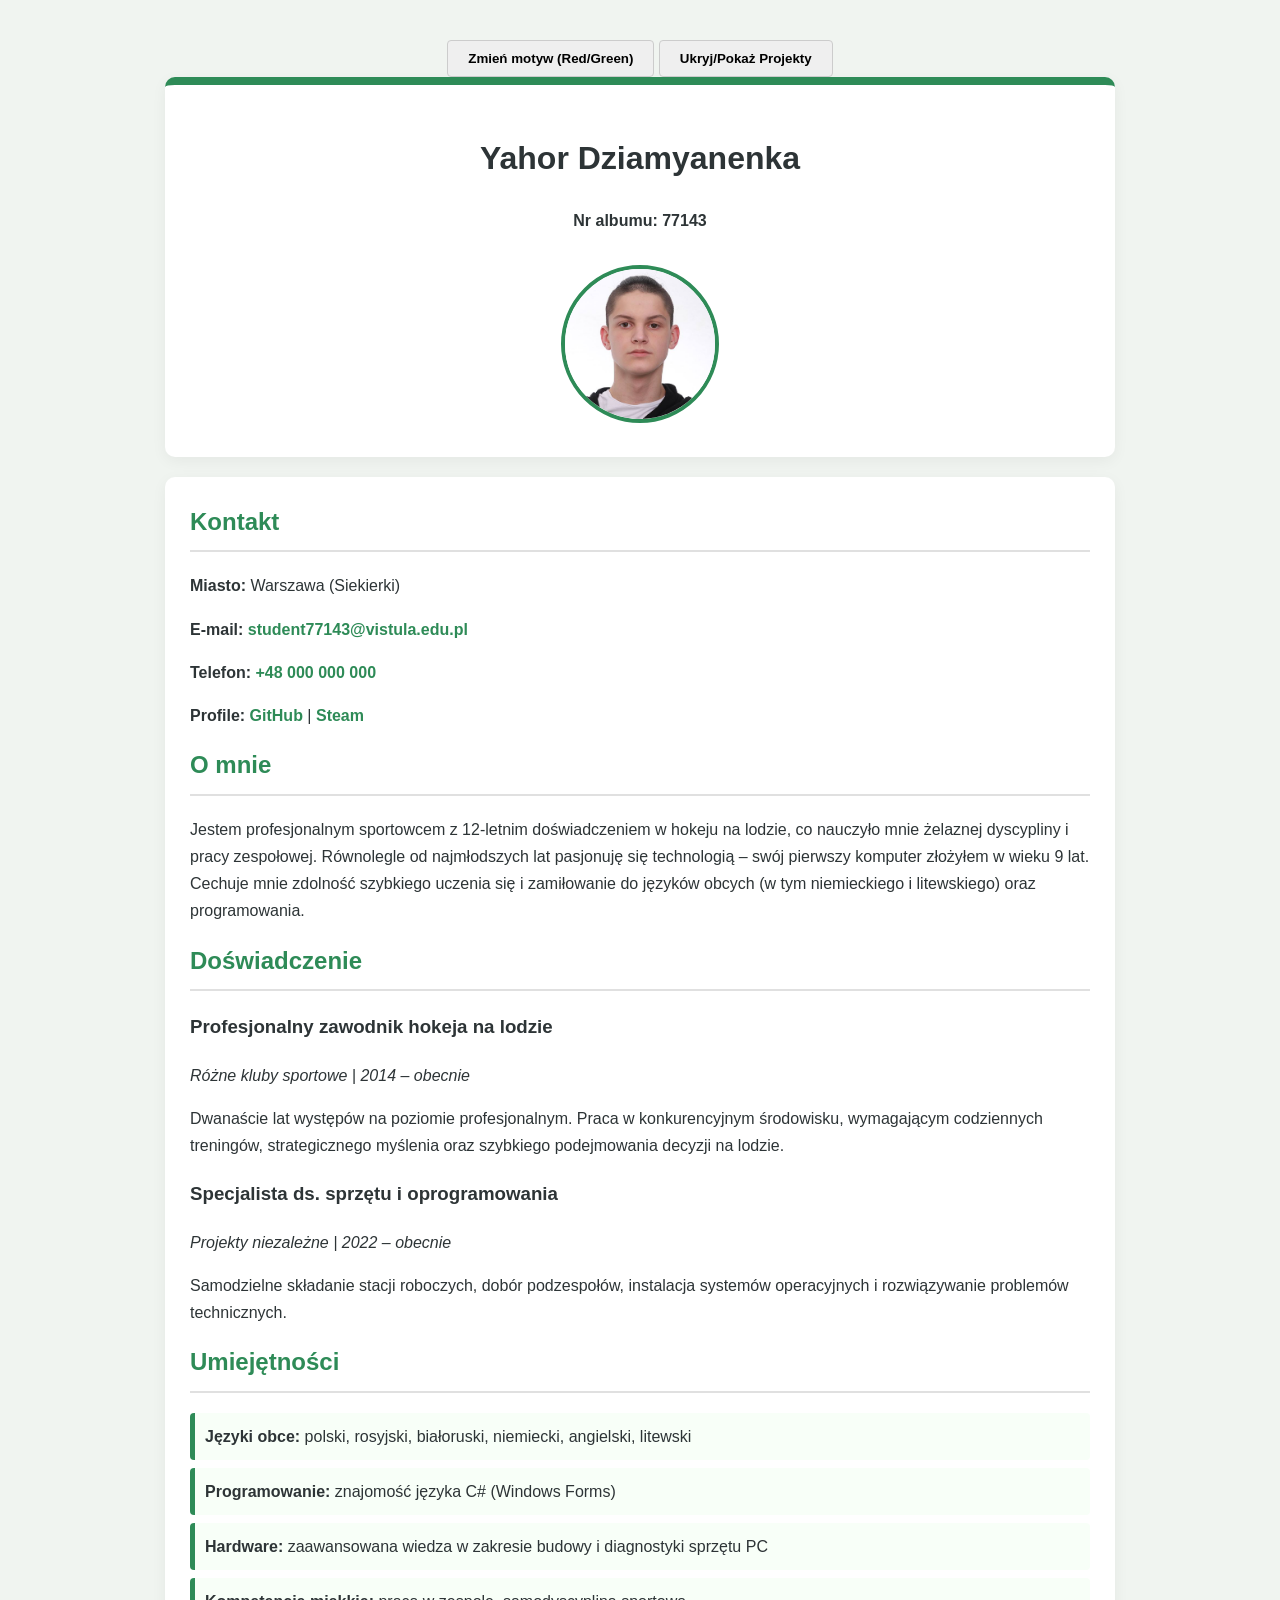
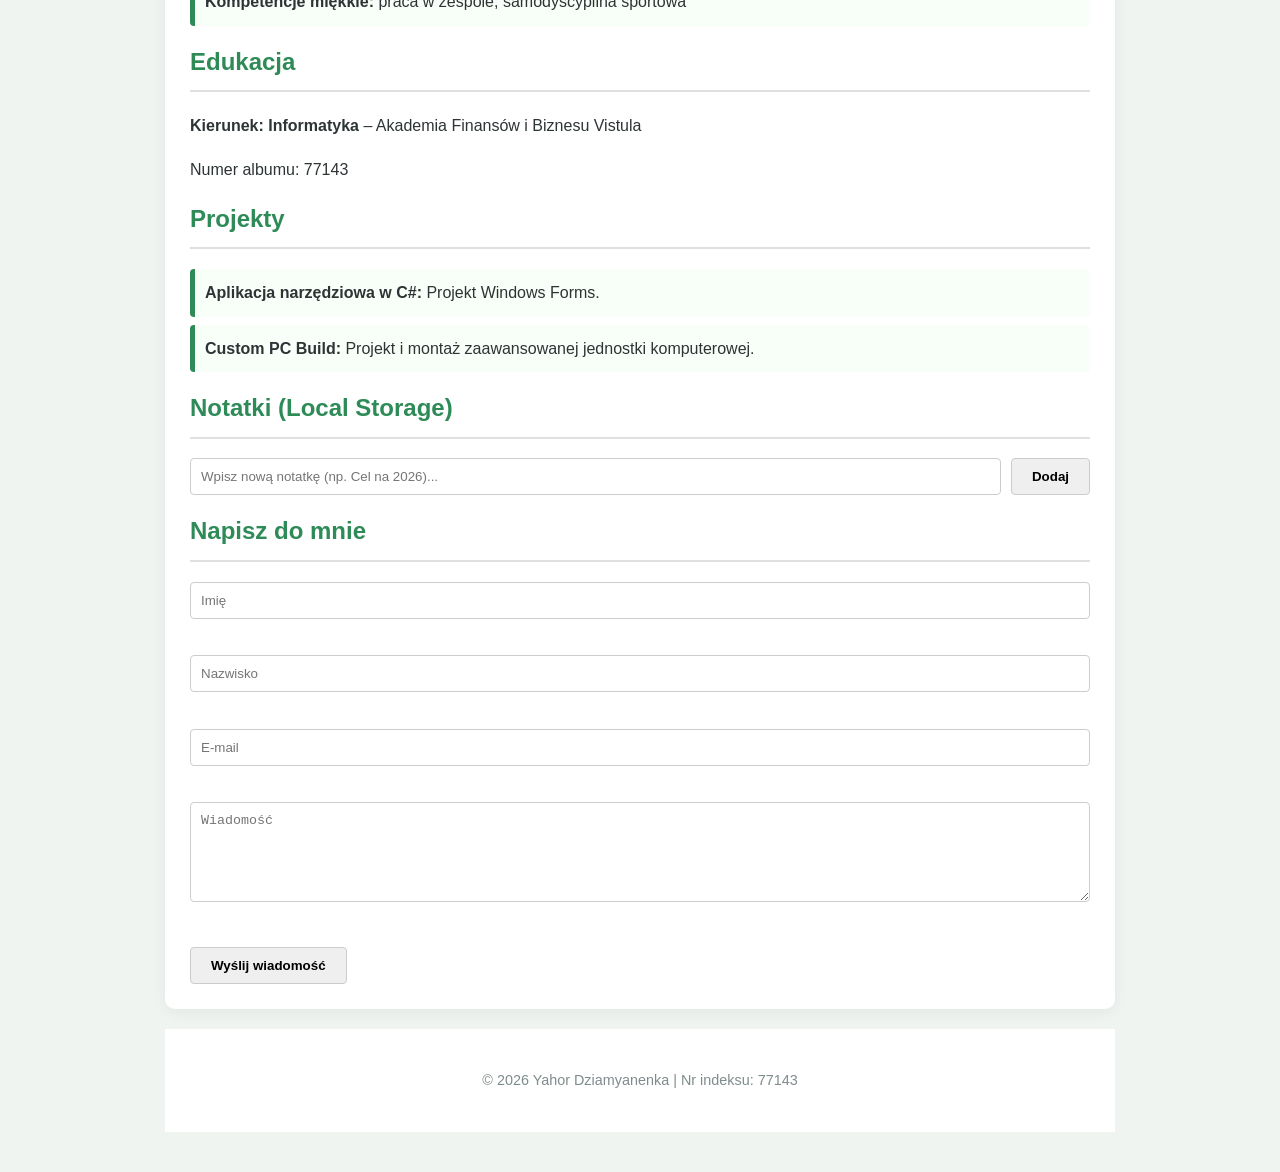
<file: zad7_storage/index.html>
<!DOCTYPE html>
<html lang="pl">
<head>
    <meta charset="UTF-8">
    <meta name="viewport" content="width=device-width, initial-scale=1.0">
    <title>CV (77143) - Yahor Dziamyanenka</title>
    <link rel="stylesheet" href="styles.css">
</head>
<body class="green-theme">

    <div class="controls" style="text-align: center; margin-top: 20px;">
        <button id="theme-button">Zmień motyw (Red/Green)</button>
        <button id="toggle-section-button">Ukryj/Pokaż Projekty</button>
    </div>

    <header>
        <h1>Yahor Dziamyanenka</h1>
        <p><strong>Nr albumu: 77143</strong></p>
        <img src="FOTOCV.png" alt="Zdjęcie profilowe - Yahor Dziamyanenka">
    </header>

    <main>
        <section id="kontakt">
            <h2>Kontakt</h2>
            <p><strong>Miasto:</strong> Warszawa (Siekierki)</p>
            <p><strong>E-mail:</strong> <a href="mailto:student77143@vistula.edu.pl">student77143@vistula.edu.pl</a></p>
            <p><strong>Telefon:</strong> <a href="tel:+48000000000">+48 000 000 000</a></p>
            <p>
                <strong>Profile:</strong>
                <a href="https://github.com/YahorDziamyanenka77143" target="_blank" rel="noopener noreferrer">GitHub</a> | 
                <a href="https://steamcommunity.com/id/GGZEN/" target="_blank" rel="noopener noreferrer">Steam</a>
            </p>
        </section>

        <section id="o-mnie">
            <h2>O mnie</h2>
            <p>Jestem profesjonalnym sportowcem z 12-letnim doświadczeniem w hokeju na lodzie, co nauczyło mnie żelaznej dyscypliny i pracy zespołowej. Równolegle od najmłodszych lat pasjonuję się technologią – swój pierwszy komputer złożyłem w wieku 9 lat. Cechuje mnie zdolność szybkiego uczenia się i zamiłowanie do języków obcych (w tym niemieckiego i litewskiego) oraz programowania.</p>
        </section>

        <section id="doswiadczenie">
            <h2>Doświadczenie</h2>
            <article>
                <h3>Profesjonalny zawodnik hokeja na lodzie</h3>
                <p><em>Różne kluby sportowe | 2014 – obecnie</em></p>
                <p>Dwanaście lat występów na poziomie profesjonalnym. Praca w konkurencyjnym środowisku, wymagającym codziennych treningów, strategicznego myślenia oraz szybkiego podejmowania decyzji na lodzie.</p>
            </article>
            <article>
                <h3>Specjalista ds. sprzętu i oprogramowania</h3>
                <p><em>Projekty niezależne | 2022 – obecnie</em></p>
                <p>Samodzielne składanie stacji roboczych, dobór podzespołów, instalacja systemów operacyjnych i rozwiązywanie problemów technicznych.</p>
            </article>
        </section>

        <section id="umiejetnosci">
            <h2>Umiejętności</h2>
            <ul id="skills-list"></ul>
        </section>

        <section id="edukacja">
            <h2>Edukacja</h2>
            <p><strong>Kierunek: Informatyka</strong> – Akademia Finansów i Biznesu Vistula</p>
            <p>Numer albumu: 77143</p>
        </section>

        <section id="projekty">
            <h2>Projekty</h2>
            <ul id="projects-list"></ul>
        </section>

        <section id="notatki">
            <h2>Notatki (Local Storage)</h2>
            <div class="input-group" style="display: flex; gap: 10px;">
                <input type="text" id="noteInput" placeholder="Wpisz nową notatkę (np. Cel na 2026)...">
                <button id="addNoteBtn" style="white-space: nowrap;">Dodaj</button>
            </div>
            <ul id="notesList"></ul>
        </section>

        <section id="kontakt-form">
            <h2>Napisz do mnie</h2>
            <form id="contactForm" novalidate>
                <div class="input-group">
                    <input type="text" id="firstName" placeholder="Imię" required>
                    <span id="firstNameError" class="error-msg"></span>
                </div>
                <div class="input-group">
                    <input type="text" id="lastName" placeholder="Nazwisko" required>
                    <span id="lastNameError" class="error-msg"></span>
                </div>
                <div class="input-group">
                    <input type="email" id="email" placeholder="E-mail" required>
                    <span id="emailError" class="error-msg"></span>
                </div>
                <div class="input-group">
                    <textarea id="message" placeholder="Wiadomość" required></textarea>
                    <span id="messageError" class="error-msg"></span>
                </div>
                <button type="submit">Wyślij wiadomość</button>
                <p id="successMsg" style="color: green; display: none; font-weight: bold; margin-top: 10px;">
                    Wiadomość została poprawnie zwalidowana!
                </p>
            </form>
        </section>
    </main>

    <footer>
        <p>&copy; 2026 Yahor Dziamyanenka | Nr indeksu: 77143</p>
    </footer>

    <script src="script.js"></script>
</body>
</html>
</file>
<file: zad2_css/styles.css>
/* Autor: Yahor Dziamyanenka | Nr indeksu: 77143 */

body {
    font-family: 'Segoe UI', Roboto, Helvetica, Arial, sans-serif;
    line-height: 1.7;
    color: #2d3436;
    background-color: #f0f4f0;
    margin: 0;
    padding: 40px 20px;
}

main, header, footer {
    max-width: 900px;
    margin: 0 auto;
    background: #ffffff;
    padding: 25px;
    border-radius: 10px;
    box-shadow: 0 4px 15px rgba(0,0,0,0.05);
    margin-bottom: 20px;
}

header {
    text-align: center;
    border-top: 8px solid #2e8b57;
}

h1 {
    color: #1b4d3e;
    margin-bottom: 5px;
    text-transform: uppercase;
    letter-spacing: 2px;
}

header img {
    border-radius: 50%;
    border: 4px solid #2e8b57;
    width: 150px;
    height: 150px;
    object-fit: cover;
    margin-top: 15px;
}

h2 {
    color: #2e8b57;
    border-bottom: 2px solid #e0e0e0;
    padding-bottom: 8px;
    margin-top: 0;
}

ul {
    list-style-type: none;
    padding: 0;
}

ul li {
    background: #f8fff8;
    margin-bottom: 8px;
    padding: 10px;
    border-left: 5px solid #2e8b57;
    border-radius: 4px;
}

a {
    color: #2e8b57;
    text-decoration: none;
    font-weight: 600;
    transition: color 0.3s;
}

a:hover {
    color: #1b4d3e;
    text-decoration: underline;
}

footer {
    text-align: center;
    font-size: 0.9em;
    color: #7f8c8d;
    background: none;
    box-shadow: none;
}
</file>
<file: zad3_motyw/red.css>
/* Autor: Yahor Dziamyanenka | Nr indeksu: 77143 */

body {
    font-family: 'Georgia', 'Times New Roman', serif;
    line-height: 1.7;
    color: #2d3436;
    background-color: #fff5f5;
    margin: 0;
    padding: 40px 20px;
}

main, header, footer {
    max-width: 900px;
    margin: 0 auto;
    background: #ffffff;
    padding: 25px;
    border-radius: 4px;
    box-shadow: 0 4px 20px rgba(200, 0, 0, 0.1);
    margin-bottom: 20px;
}

header {
    text-align: center;
    border-top: 8px solid #c0392b;
}

h1 {
    color: #922b21;
    margin-bottom: 5px;
    text-transform: uppercase;
    letter-spacing: 3px;
}

header img {
    border-radius: 10%;
    border: 4px solid #c0392b;
    width: 150px;
    height: 150px;
    object-fit: cover;
    margin-top: 15px;
}

h2 {
    color: #c0392b;
    border-bottom: 2px solid #f2d7d5;
    padding-bottom: 8px;
    margin-top: 0;
}

ul {
    list-style-type: none;
    padding: 0;
}

ul li {
    background: #fdf2f2;
    margin-bottom: 8px;
    padding: 10px;
    border-left: 5px solid #c0392b;
    border-radius: 0;
}

a {
    color: #c0392b;
    text-decoration: none;
    font-weight: 600;
    transition: color 0.3s;
}

a:hover {
    color: #922b21;
    text-decoration: underline;
}

footer {
    text-align: center;
    font-size: 0.9em;
    color: #7f8c8d;
    background: none;
    box-shadow: none;
}
</file>
<file: zad4_js/styles.css>
/* Autor: Yahor Dziamyanenka | Nr indeksu: 77143 */
body {
    line-height: 1.7;
    color: #2d3436;
    margin: 0;
    padding: 40px 20px;
    transition: all 0.3s ease; 
}

main, header, footer {
    max-width: 900px;
    margin: 0 auto;
    background: #ffffff;
    padding: 25px;
    margin-bottom: 20px;
}

header { text-align: center; }
h1 { margin-bottom: 5px; text-transform: uppercase; }
header img { width: 150px; height: 150px; object-fit: cover; margin-top: 15px; }
h2 { border-bottom: 2px solid #e0e0e0; padding-bottom: 8px; margin-top: 0; }
ul { list-style-type: none; padding: 0; }
ul li { margin-bottom: 8px; padding: 10px; }
a { text-decoration: none; font-weight: 600; }
footer { text-align: center; font-size: 0.9em; color: #7f8c8d; }


.controls { text-align: center; margin-bottom: 20px; }
button { 
    padding: 10px 20px; 
    margin: 5px; 
    cursor: pointer; 
    border-radius: 5px; 
    border: 1px solid #ccc;
    font-weight: bold;
}


body.green-theme {
    font-family: 'Segoe UI', Roboto, Helvetica, Arial, sans-serif;
    background-color: #f0f4f0;
}
.green-theme main, .green-theme header { border-radius: 10px; box-shadow: 0 4px 15px rgba(0,0,0,0.05); }
.green-theme header { border-top: 8px solid #2e8b57; }
.green-theme h1 { color: #1b4d3e; letter-spacing: 2px; }
.green-theme h2, .green-theme a { color: #2e8b57; }
.green-theme header img { border-radius: 50%; border: 4px solid #2e8b57; }
.green-theme ul li { background: #f8fff8; border-left: 5px solid #2e8b57; border-radius: 4px; }


body.red-theme {
    font-family: 'Georgia', 'Times New Roman', serif;
    background-color: #fff5f5;
}
.red-theme main, .red-theme header { border-radius: 4px; box-shadow: 0 4px 20px rgba(200, 0, 0, 0.1); }
.red-theme header { border-top: 8px solid #c0392b; }
.red-theme h1 { color: #922b21; letter-spacing: 3px; }
.red-theme h2, .red-theme a { color: #c0392b; }
.red-theme header img { border-radius: 10%; border: 4px solid #c0392b; }
.red-theme ul li { background: #fdf2f2; border-left: 5px solid #c0392b; border-radius: 0; }
</file>
<file: zad5_walidacja/styles.css>
/* Autor: Yahor Dziamyanenka | Nr indeksu: 77143 */

body { line-height: 1.7; color: #2d3436; margin: 0; padding: 20px; transition: 0.3s; }
main, header, footer { max-width: 900px; margin: 0 auto; background: #fff; padding: 25px; margin-bottom: 20px; }
header { text-align: center; }
header img { width: 150px; height: 150px; object-fit: cover; margin-top: 15px; }
h2 { border-bottom: 2px solid #e0e0e0; padding-bottom: 8px; margin-top: 0; }
ul { list-style: none; padding: 0; }
ul li { padding: 10px; margin-bottom: 8px; }
a { text-decoration: none; font-weight: 600; }
footer { text-align: center; font-size: 0.9em; color: #7f8c8d; }


.input-group { margin-bottom: 15px; }
input, textarea { width: 100%; padding: 10px; border: 1px solid #ccc; border-radius: 4px; box-sizing: border-box; }
textarea { height: 100px; }
.error-msg { color: #c0392b; font-size: 0.85em; display: block; margin-top: 5px; min-height: 1.2em; }
button { padding: 10px 20px; cursor: pointer; border-radius: 4px; border: 1px solid #ccc; font-weight: bold; }


body.green-theme { font-family: 'Segoe UI', sans-serif; background: #f0f4f0; }
.green-theme main, .green-theme header { border-radius: 10px; box-shadow: 0 4px 15px rgba(0,0,0,0.05); }
.green-theme header { border-top: 8px solid #2e8b57; }
.green-theme h2, .green-theme a { color: #2e8b57; }
.green-theme header img { border-radius: 50%; border: 4px solid #2e8b57; }
.green-theme ul li { background: #f8fff8; border-left: 5px solid #2e8b57; border-radius: 4px; }


body.red-theme { font-family: 'Georgia', serif; background: #fff5f5; }
.red-theme main, .red-theme header { border-radius: 4px; box-shadow: 0 4px 20px rgba(200, 0, 0, 0.1); }
.red-theme header { border-top: 8px solid #c0392b; }
.red-theme h2, .red-theme a { color: #c0392b; }
.red-theme header img { border-radius: 10%; border: 4px solid #c0392b; }
.red-theme ul li { background: #fdf2f2; border-left: 5px solid #c0392b; border-radius: 0; }
</file>
<file: zad6_json/styles.css>
/* Autor: Yahor Dziamyanenka | Nr indeksu: 77143 */

body { line-height: 1.7; color: #2d3436; margin: 0; padding: 20px; transition: 0.3s; }
main, header, footer { max-width: 900px; margin: 0 auto; background: #fff; padding: 25px; margin-bottom: 20px; }
header { text-align: center; }
header img { width: 150px; height: 150px; object-fit: cover; margin-top: 15px; }
h2 { border-bottom: 2px solid #e0e0e0; padding-bottom: 8px; margin-top: 0; }
ul { list-style: none; padding: 0; }
ul li { padding: 10px; margin-bottom: 8px; }
a { text-decoration: none; font-weight: 600; }
footer { text-align: center; font-size: 0.9em; color: #7f8c8d; }


.input-group { margin-bottom: 15px; }
input, textarea { width: 100%; padding: 10px; border: 1px solid #ccc; border-radius: 4px; box-sizing: border-box; }
textarea { height: 100px; }
.error-msg { color: #c0392b; font-size: 0.85em; display: block; margin-top: 5px; min-height: 1.2em; }
button { padding: 10px 20px; cursor: pointer; border-radius: 4px; border: 1px solid #ccc; font-weight: bold; }


body.green-theme { font-family: 'Segoe UI', sans-serif; background: #f0f4f0; }
.green-theme main, .green-theme header { border-radius: 10px; box-shadow: 0 4px 15px rgba(0,0,0,0.05); }
.green-theme header { border-top: 8px solid #2e8b57; }
.green-theme h2, .green-theme a { color: #2e8b57; }
.green-theme header img { border-radius: 50%; border: 4px solid #2e8b57; }
.green-theme ul li { background: #f8fff8; border-left: 5px solid #2e8b57; border-radius: 4px; }


body.red-theme { font-family: 'Georgia', serif; background: #fff5f5; }
.red-theme main, .red-theme header { border-radius: 4px; box-shadow: 0 4px 20px rgba(200, 0, 0, 0.1); }
.red-theme header { border-top: 8px solid #c0392b; }
.red-theme h2, .red-theme a { color: #c0392b; }
.red-theme header img { border-radius: 10%; border: 4px solid #c0392b; }
.red-theme ul li { background: #fdf2f2; border-left: 5px solid #c0392b; border-radius: 0; }
</file>
<file: zad7_storage/styles.css>
/* Autor: Yahor Dziamyanenka | Nr indeksu: 77143 */

body { line-height: 1.7; color: #2d3436; margin: 0; padding: 20px; transition: 0.3s; }
main, header, footer { max-width: 900px; margin: 0 auto; background: #fff; padding: 25px; margin-bottom: 20px; }
header { text-align: center; }
header img { width: 150px; height: 150px; object-fit: cover; margin-top: 15px; }
h2 { border-bottom: 2px solid #e0e0e0; padding-bottom: 8px; margin-top: 0; }
ul { list-style: none; padding: 0; }
ul li { padding: 10px; margin-bottom: 8px; }
a { text-decoration: none; font-weight: 600; }
footer { text-align: center; font-size: 0.9em; color: #7f8c8d; }


.input-group { margin-bottom: 15px; }
input, textarea { width: 100%; padding: 10px; border: 1px solid #ccc; border-radius: 4px; box-sizing: border-box; }
textarea { height: 100px; }
.error-msg { color: #c0392b; font-size: 0.85em; display: block; margin-top: 5px; min-height: 1.2em; }
button { padding: 10px 20px; cursor: pointer; border-radius: 4px; border: 1px solid #ccc; font-weight: bold; }


body.green-theme { font-family: 'Segoe UI', sans-serif; background: #f0f4f0; }
.green-theme main, .green-theme header { border-radius: 10px; box-shadow: 0 4px 15px rgba(0,0,0,0.05); }
.green-theme header { border-top: 8px solid #2e8b57; }
.green-theme h2, .green-theme a { color: #2e8b57; }
.green-theme header img { border-radius: 50%; border: 4px solid #2e8b57; }
.green-theme ul li { background: #f8fff8; border-left: 5px solid #2e8b57; border-radius: 4px; }


body.red-theme { font-family: 'Georgia', serif; background: #fff5f5; }
.red-theme main, .red-theme header { border-radius: 4px; box-shadow: 0 4px 20px rgba(200, 0, 0, 0.1); }
.red-theme header { border-top: 8px solid #c0392b; }
.red-theme h2, .red-theme a { color: #c0392b; }
.red-theme header img { border-radius: 10%; border: 4px solid #c0392b; }
.red-theme ul li { background: #fdf2f2; border-left: 5px solid #c0392b; border-radius: 0; }
/* Zadanie 7: Notatki*/
.delete-btn {
    background-color: #e74c3c;
    color: white;
    border: none;
    padding: 5px 10px;
    float: right;
    border-radius: 4px;
    cursor: pointer;
    font-size: 0.8em;
    transition: 0.3s;
}
.delete-btn:hover {
    background-color: #c0392b;
}
#notesList li {
    overflow: hidden;
    display: flex;
    justify-content: space-between;
    align-items: center;
}
</file>
